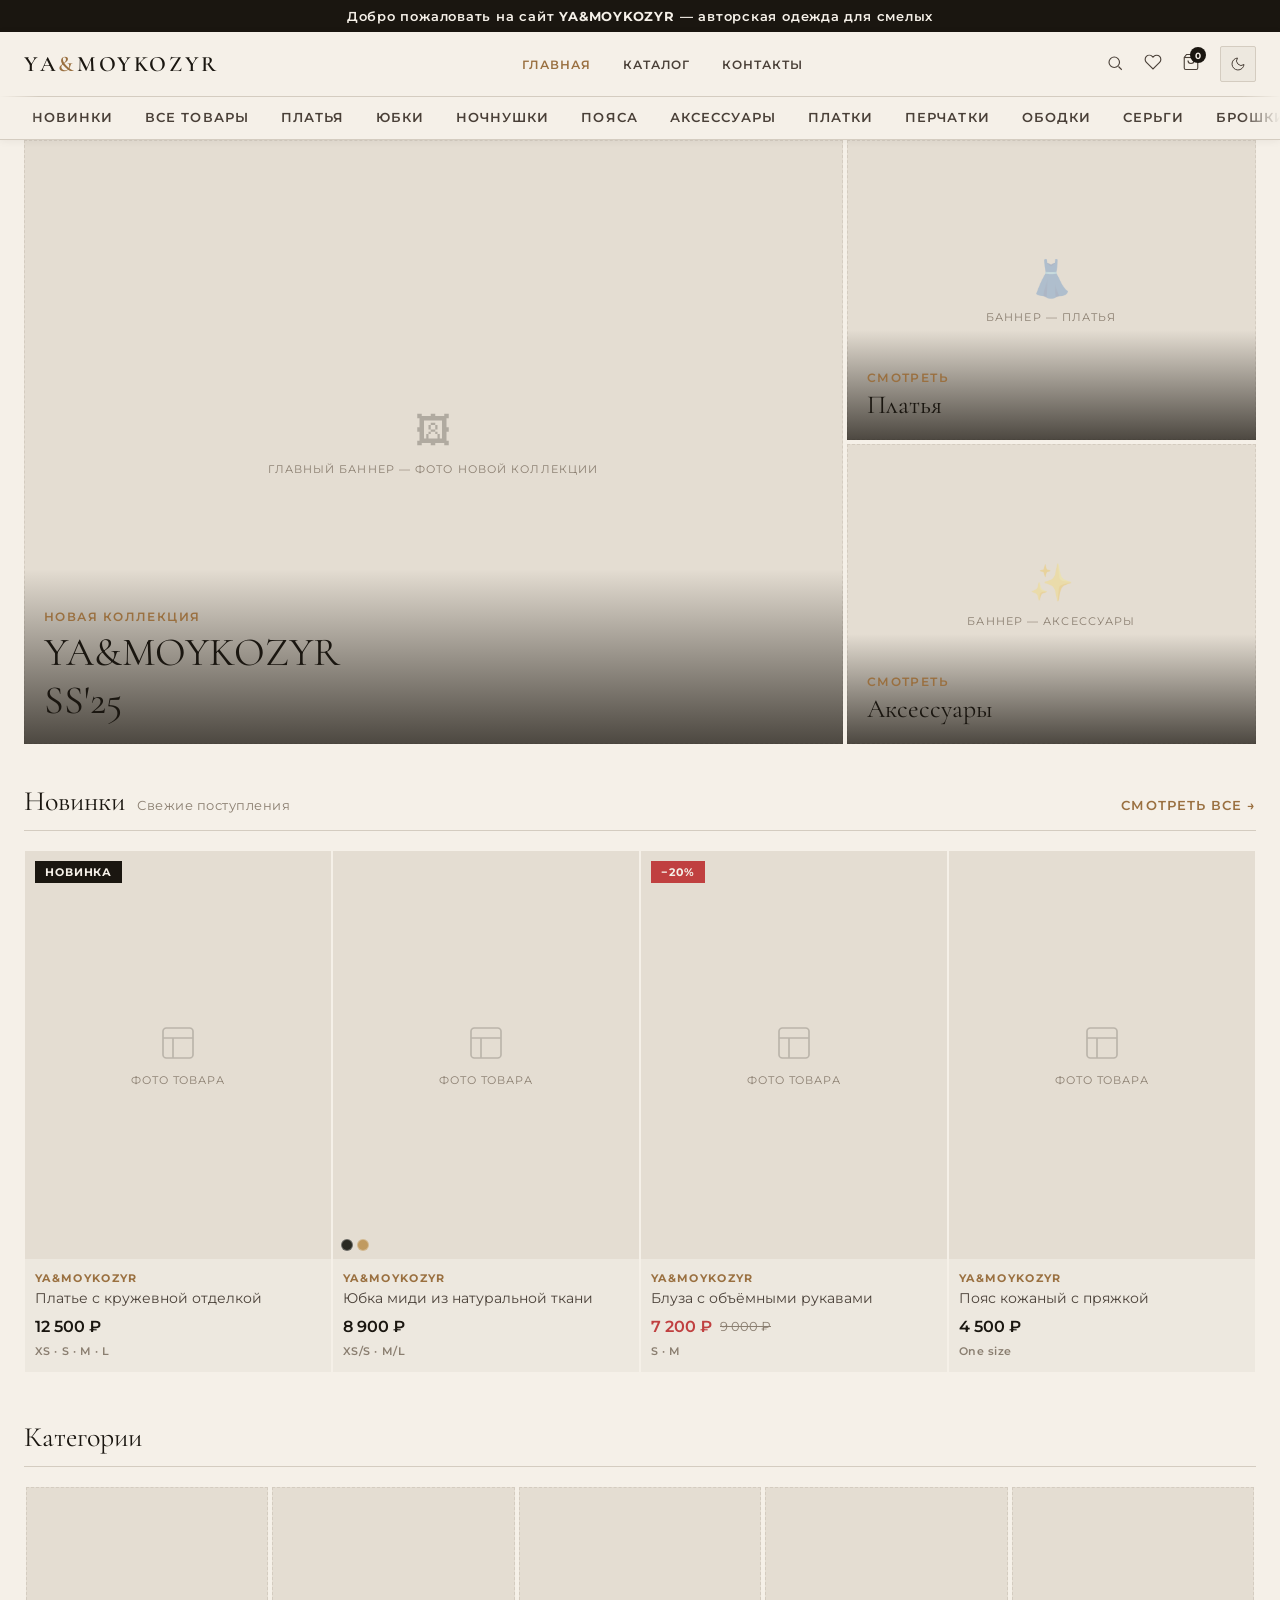
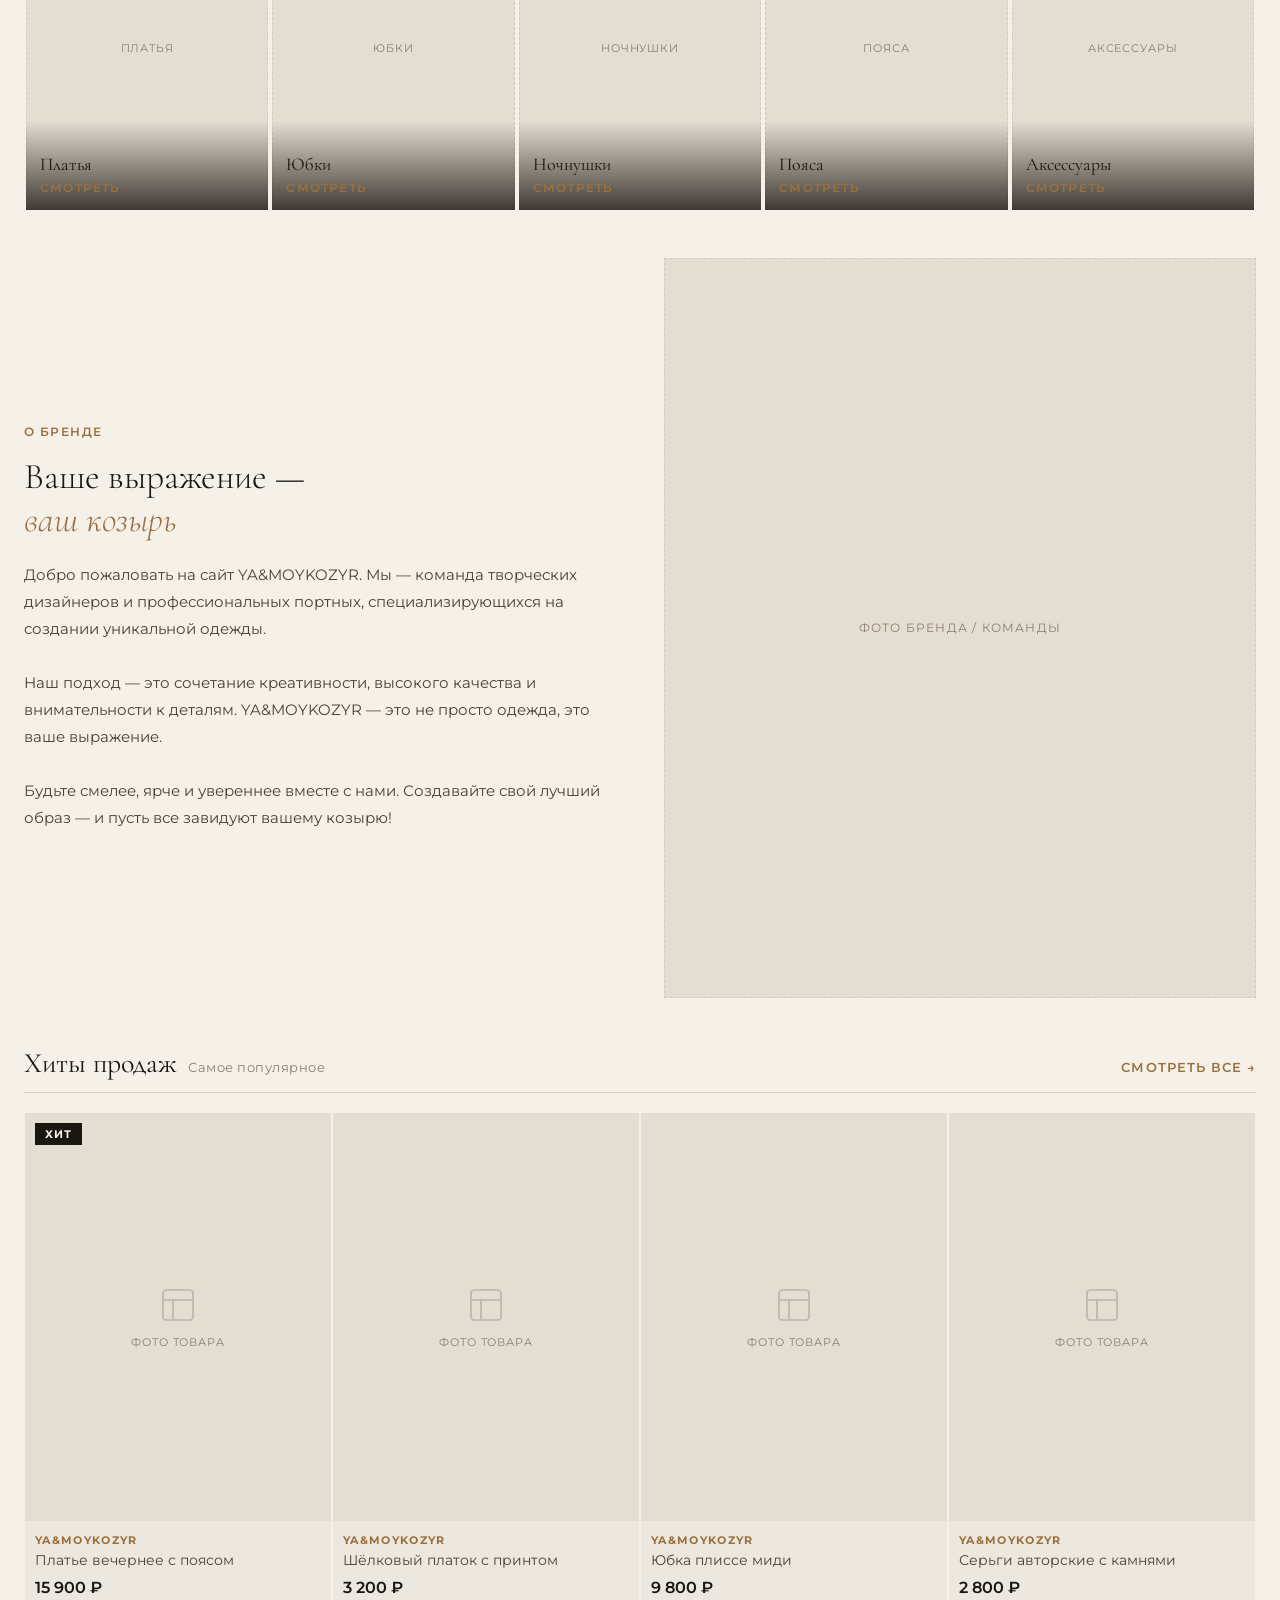
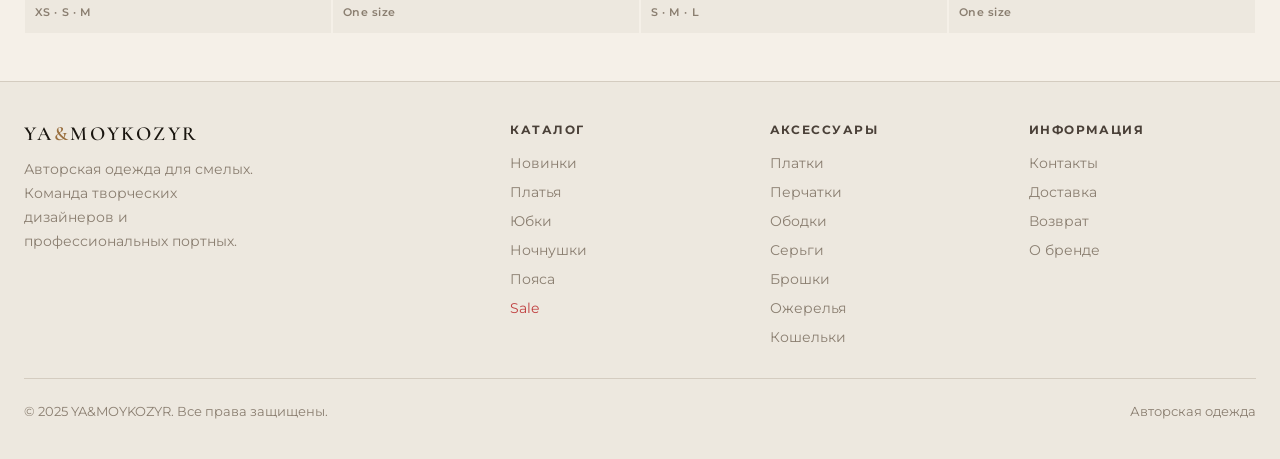
<file: index.html>
<!DOCTYPE html>
<html lang="ru">
<head>
  <meta charset="UTF-8" />
  <meta name="viewport" content="width=device-width, initial-scale=1.0" />
  <title>YA&MOYKOZYR — Авторская одежда</title>
  <link rel="preconnect" href="https://fonts.googleapis.com" />
  <link rel="preconnect" href="https://fonts.gstatic.com" crossorigin />
  <link href="https://fonts.googleapis.com/css2?family=Cormorant+Garamond:ital,wght@0,300;0,400;0,500;0,600;1,300;1,400&family=Montserrat:wght@300;400;500;600&display=swap" rel="stylesheet" />
  <link rel="stylesheet" href="style.css" />
  <style>
    /* ── Hero ──────────────────────────────── */
    .hero {
      max-width: 1440px;
      margin: 0 auto;
      padding: 0 24px 40px;
      display: grid;
      grid-template-columns: 2fr 1fr;
      grid-template-rows: 300px 300px;
      gap: 4px;
    }
    .hero-item {
      position: relative;
      overflow: hidden;
      background: var(--bg3);
      cursor: pointer;
    }
    .hero-item img { width: 100%; height: 100%; object-fit: cover; transition: transform 0.6s ease; }
    .hero-item:hover img { transform: scale(1.04); }
    .hero-item.main { grid-row: 1 / 3; }
    .hero-placeholder {
      width: 100%; height: 100%;
      display: flex; flex-direction: column;
      align-items: center; justify-content: center;
      gap: 10px;
      border: 1px dashed var(--border);
    }
    .hero-placeholder-icon { font-size: 36px; opacity: 0.25; }
    .hero-placeholder-text { font-size: 11px; color: var(--text-dim); letter-spacing: 0.1em; text-transform: uppercase; text-align: center; padding: 0 16px; }
    .hero-label {
      position: absolute;
      bottom: 0; left: 0; right: 0;
      padding: 40px 20px 20px;
      background: linear-gradient(to top, rgba(26,22,16,0.75) 0%, transparent 100%);
    }
    .hero-label-tag {
      font-size: 12px;
      font-weight: 600;
      letter-spacing: 0.12em;
      text-transform: uppercase;
      color: var(--gold);
      margin-bottom: 4px;
    }
    .hero-label-title {
      font-family: 'Cormorant Garamond', serif;
      font-size: 26px;
      font-weight: 400;
      color: var(--text);
      line-height: 1.2;
    }
    .hero-item.main .hero-label-title { font-size: 40px; }

    /* ── О бренде ───────────────────────────── */
    .about-section {
      max-width: 1440px;
      margin: 0 auto;
      padding: 0 24px 48px;
      display: grid;
      grid-template-columns: 1fr 1fr;
      gap: 48px;
      align-items: center;
    }
    .about-tag {
      font-size: 12px; font-weight: 600;
      letter-spacing: 0.12em; text-transform: uppercase;
      color: var(--gold); margin-bottom: 16px;
    }
    .about-title {
      font-family: 'Cormorant Garamond', serif;
      font-size: 36px; font-weight: 300;
      line-height: 1.2; color: var(--text); margin-bottom: 20px;
    }
    .about-title em { font-style: italic; color: var(--gold); }
    .about-desc { font-size: 15px; color: var(--text-muted); line-height: 1.8; }
    .about-img {
      aspect-ratio: 4/5;
      background: var(--bg3);
      overflow: hidden;
      display: flex; align-items: center; justify-content: center;
      border: 1px dashed var(--border);
      font-size: 12px; color: var(--text-dim);
      letter-spacing: 0.1em; text-transform: uppercase;
    }
    .about-img img { width: 100%; height: 100%; object-fit: cover; }

    /* ── Адаптив hero ───────────────────────── */
    @media (max-width: 1024px) {
      .hero { grid-template-columns: 3fr 2fr; grid-template-rows: 260px 260px; }
    }
    @media (max-width: 768px) {
      .hero {
        padding: 0 0 20px;
        grid-template-columns: 1fr 1fr;
        grid-template-rows: 220px 160px;
        gap: 2px;
      }
      .hero-item.main { grid-row: 1/2; grid-column: 1/3; }
      .hero-item.main .hero-label-title { font-size: 24px; }
      .hero-label { padding: 20px 14px 12px; }
      .hero-label-tag { font-size: 10px; }
      .about-section { grid-template-columns: 1fr; gap: 20px; padding: 0 16px 28px; }
      .about-img { order: -1; aspect-ratio: 16/9; }
      .about-title { font-size: 26px; }
    }
    @media (max-width: 480px) {
      .hero { grid-template-columns: 1fr; grid-template-rows: 200px 140px 140px; padding: 0 0 16px; }
      .hero-item.main { grid-column: 1/2; }
      .hero-item.main .hero-label-title { font-size: 20px; }
      .about-title { font-size: 22px; }
      .about-desc { font-size: 13px; }
    }
  </style>
</head>
<body>

  <!-- Промо -->
  <div class="promo-bar">Добро пожаловать на сайт <span>YA&MOYKOZYR</span> — авторская одежда для смелых</div>

  <!-- Шапка -->
  <header class="header">
    <div class="header-top">
      <button class="burger" id="burger-btn" aria-label="Меню">
        <span></span><span></span><span></span>
      </button>
      <a href="index.html" class="logo">YA<span>&</span>MOYKOZYR</a>
      <nav class="header-main-nav">
        <a href="index.html" class="active">Главная</a>
        <a href="catalog.html">Каталог</a>
        <a href="contacts.html">Контакты</a>
      </nav>
      <div class="header-icons">
        <button id="search-btn" aria-label="Поиск">
          <svg width="18" height="18" fill="none" stroke="currentColor" stroke-width="1.5" viewBox="0 0 24 24"><circle cx="11" cy="11" r="7"/><path d="M21 21l-4.35-4.35"/></svg>
        </button>
        <a href="#" aria-label="Избранное">
          <svg width="18" height="18" fill="none" stroke="currentColor" stroke-width="1.5" viewBox="0 0 24 24"><path d="M20.84 4.61a5.5 5.5 0 0 0-7.78 0L12 5.67l-1.06-1.06a5.5 5.5 0 0 0-7.78 7.78l1.06 1.06L12 21.23l7.78-7.78 1.06-1.06a5.5 5.5 0 0 0 0-7.78z"/></svg>
        </a>
        <a href="#" aria-label="Корзина" style="position:relative">
          <svg width="18" height="18" fill="none" stroke="currentColor" stroke-width="1.5" viewBox="0 0 24 24"><path d="M6 2 3 6v14a2 2 0 0 0 2 2h14a2 2 0 0 0 2-2V6l-3-4z"/><line x1="3" y1="6" x2="21" y2="6"/><path d="M16 10a4 4 0 0 1-8 0"/></svg>
          <span class="cart-badge">0</span>
        </a>
        <button class="theme-toggle" id="theme-toggle" aria-label="Переключить тему">
          <svg class="icon-moon" width="16" height="16" fill="none" stroke="currentColor" stroke-width="1.5" viewBox="0 0 24 24">
            <path d="M21 12.79A9 9 0 1 1 11.21 3 7 7 0 0 0 21 12.79z"/>
          </svg>
          <svg class="icon-sun" width="16" height="16" fill="none" stroke="currentColor" stroke-width="1.5" viewBox="0 0 24 24">
            <circle cx="12" cy="12" r="5"/>
            <line x1="12" y1="1" x2="12" y2="3"/><line x1="12" y1="21" x2="12" y2="23"/>
            <line x1="4.22" y1="4.22" x2="5.64" y2="5.64"/><line x1="18.36" y1="18.36" x2="19.78" y2="19.78"/>
            <line x1="1" y1="12" x2="3" y2="12"/><line x1="21" y1="12" x2="23" y2="12"/>
            <line x1="4.22" y1="19.78" x2="5.64" y2="18.36"/><line x1="18.36" y1="5.64" x2="19.78" y2="4.22"/>
          </svg>
        </button>
      </div>
    </div>
    <nav class="header-nav">
      <ul class="nav-list">
        <li><a href="catalog.html?cat=new">Новинки</a></li>
        <li><a href="catalog.html">Все товары</a></li>
        <li><a href="catalog.html?cat=dresses">Платья</a></li>
        <li><a href="catalog.html?cat=skirts">Юбки</a></li>
        <li><a href="catalog.html?cat=nightgowns">Ночнушки</a></li>
        <li><a href="catalog.html?cat=belts">Пояса</a></li>
        <li><a href="catalog.html?cat=accessories">Аксессуары</a></li>
        <li><a href="catalog.html?cat=scarves">Платки</a></li>
        <li><a href="catalog.html?cat=gloves">Перчатки</a></li>
        <li><a href="catalog.html?cat=headbands">Ободки</a></li>
        <li><a href="catalog.html?cat=earrings">Серьги</a></li>
        <li><a href="catalog.html?cat=brooches">Брошки</a></li>
        <li><a href="catalog.html?cat=necklaces">Ожерелья</a></li>
        <li><a href="catalog.html?cat=wallets">Кошельки</a></li>
        <li><a href="catalog.html?cat=sale" class="sale">Sale</a></li>
      </ul>
    </nav>
  </header>

  <!-- Мобильное меню -->
  <div class="mobile-nav" id="mobile-nav">
    <button class="mobile-nav-close" id="mobile-nav-close">
      <svg width="14" height="14" fill="none" stroke="currentColor" stroke-width="2" viewBox="0 0 24 24"><line x1="18" y1="6" x2="6" y2="18"/><line x1="6" y1="6" x2="18" y2="18"/></svg>
      Закрыть
    </button>
    <a href="catalog.html?cat=new" class="mobile-nav-item"><div class="mobile-nav-item-left"><div class="mobile-nav-avatar"></div><span class="mobile-nav-name">Новинки</span></div><span class="mobile-nav-arrow">›</span></a>
    <a href="catalog.html" class="mobile-nav-item"><div class="mobile-nav-item-left"><div class="mobile-nav-avatar"></div><span class="mobile-nav-name">Все товары</span></div><span class="mobile-nav-arrow">›</span></a>
    <a href="catalog.html?cat=dresses" class="mobile-nav-item"><div class="mobile-nav-item-left"><div class="mobile-nav-avatar"></div><span class="mobile-nav-name">Платья</span></div><span class="mobile-nav-arrow">›</span></a>
    <a href="catalog.html?cat=skirts" class="mobile-nav-item"><div class="mobile-nav-item-left"><div class="mobile-nav-avatar"></div><span class="mobile-nav-name">Юбки</span></div><span class="mobile-nav-arrow">›</span></a>
    <a href="catalog.html?cat=nightgowns" class="mobile-nav-item"><div class="mobile-nav-item-left"><div class="mobile-nav-avatar"></div><span class="mobile-nav-name">Ночнушки</span></div><span class="mobile-nav-arrow">›</span></a>
    <a href="catalog.html?cat=belts" class="mobile-nav-item"><div class="mobile-nav-item-left"><div class="mobile-nav-avatar"></div><span class="mobile-nav-name">Пояса</span></div><span class="mobile-nav-arrow">›</span></a>
    <a href="catalog.html?cat=accessories" class="mobile-nav-item"><div class="mobile-nav-item-left"><div class="mobile-nav-avatar"></div><span class="mobile-nav-name">Аксессуары</span></div><span class="mobile-nav-arrow">›</span></a>
    <a href="catalog.html?cat=sale" class="mobile-nav-item"><div class="mobile-nav-item-left"><div class="mobile-nav-avatar"></div><span class="mobile-nav-name" style="color:var(--red)">Sale</span></div><span class="mobile-nav-arrow">›</span></a>
    <a href="contacts.html" class="mobile-nav-item"><div class="mobile-nav-item-left"><div class="mobile-nav-avatar"></div><span class="mobile-nav-name">Контакты</span></div><span class="mobile-nav-arrow">›</span></a>
  </div>

  <!-- Поиск -->
  <div class="search-overlay" id="search-overlay">
    <button class="search-close" id="search-close">Закрыть ✕</button>
    <div class="search-box">
      <input type="text" class="search-input" placeholder="Поиск по сайту..." />
    </div>
  </div>

  <!-- Hero -->
  <div class="hero">
    <div class="hero-item main">
      <div class="hero-placeholder">
        <div class="hero-placeholder-icon">🖼</div>
        <div class="hero-placeholder-text">Главный баннер — фото новой коллекции</div>
      </div>
      <div class="hero-label">
        <div class="hero-label-tag">Новая коллекция</div>
        <div class="hero-label-title">YA&MOYKOZYR<br/>SS'25</div>
      </div>
    </div>
    <div class="hero-item">
      <div class="hero-placeholder">
        <div class="hero-placeholder-icon">👗</div>
        <div class="hero-placeholder-text">Баннер — платья</div>
      </div>
      <div class="hero-label">
        <div class="hero-label-tag">Смотреть</div>
        <div class="hero-label-title">Платья</div>
      </div>
    </div>
    <div class="hero-item">
      <div class="hero-placeholder">
        <div class="hero-placeholder-icon">✨</div>
        <div class="hero-placeholder-text">Баннер — аксессуары</div>
      </div>
      <div class="hero-label">
        <div class="hero-label-tag">Смотреть</div>
        <div class="hero-label-title">Аксессуары</div>
      </div>
    </div>
  </div>

  <!-- Новинки -->
  <section class="section">
    <div class="section-head">
      <div><span class="section-title">Новинки</span><span class="section-subtitle">Свежие поступления</span></div>
      <a href="catalog.html?cat=new" class="section-link">Смотреть все →</a>
    </div>
    <div class="products-grid">
      <div class="product-card"><div class="product-img"><div class="product-img-placeholder"><svg width="40" height="40" fill="none" stroke="currentColor" stroke-width="1" viewBox="0 0 24 24"><rect x="3" y="3" width="18" height="18" rx="2"/><path d="M3 9h18M9 21V9"/></svg><span>Фото товара</span></div><div class="product-badge">Новинка</div><div class="product-actions"><button class="btn-quickview">Быстрый просмотр</button><div class="product-sizes-hover"><span class="size-tag">XS</span><span class="size-tag">S</span><span class="size-tag">M</span><span class="size-tag last">L · Последний</span></div></div></div><div class="product-info"><div class="product-brand">YA&MOYKOZYR</div><div class="product-name">Платье с кружевной отделкой</div><div class="product-price-row"><span class="product-price">12 500 ₽</span></div><div class="product-sizes"><span class="product-size">XS</span><span class="product-size">S</span><span class="product-size">M</span><span class="product-size">L</span></div></div></div>
      <div class="product-card"><div class="product-img"><div class="product-img-placeholder"><svg width="40" height="40" fill="none" stroke="currentColor" stroke-width="1" viewBox="0 0 24 24"><rect x="3" y="3" width="18" height="18" rx="2"/><path d="M3 9h18M9 21V9"/></svg><span>Фото товара</span></div><div class="product-colors"><div class="color-dot" style="background:#2a2a22"></div><div class="color-dot" style="background:#c09a60"></div></div><div class="product-actions"><button class="btn-quickview">Быстрый просмотр</button><div class="product-sizes-hover"><span class="size-tag">XS/S</span><span class="size-tag">M/L</span></div></div></div><div class="product-info"><div class="product-brand">YA&MOYKOZYR</div><div class="product-name">Юбка миди из натуральной ткани</div><div class="product-price-row"><span class="product-price">8 900 ₽</span></div><div class="product-sizes"><span class="product-size">XS/S</span><span class="product-size">M/L</span></div></div></div>
      <div class="product-card"><div class="product-img"><div class="product-img-placeholder"><svg width="40" height="40" fill="none" stroke="currentColor" stroke-width="1" viewBox="0 0 24 24"><rect x="3" y="3" width="18" height="18" rx="2"/><path d="M3 9h18M9 21V9"/></svg><span>Фото товара</span></div><div class="product-badge sale">−20%</div><div class="product-actions"><button class="btn-quickview">Быстрый просмотр</button><div class="product-sizes-hover"><span class="size-tag">S</span><span class="size-tag">M</span></div></div></div><div class="product-info"><div class="product-brand">YA&MOYKOZYR</div><div class="product-name">Блуза с объёмными рукавами</div><div class="product-price-row"><span class="product-price product-price-sale">7 200 ₽</span><span class="product-price-old">9 000 ₽</span></div><div class="product-sizes"><span class="product-size">S</span><span class="product-size">M</span></div></div></div>
      <div class="product-card"><div class="product-img"><div class="product-img-placeholder"><svg width="40" height="40" fill="none" stroke="currentColor" stroke-width="1" viewBox="0 0 24 24"><rect x="3" y="3" width="18" height="18" rx="2"/><path d="M3 9h18M9 21V9"/></svg><span>Фото товара</span></div><div class="product-actions"><button class="btn-quickview">Быстрый просмотр</button><div class="product-sizes-hover"><span class="size-tag">One size</span></div></div></div><div class="product-info"><div class="product-brand">YA&MOYKOZYR</div><div class="product-name">Пояс кожаный с пряжкой</div><div class="product-price-row"><span class="product-price">4 500 ₽</span></div><div class="product-sizes"><span class="product-size">One size</span></div></div></div>
    </div>
  </section>

  <!-- Категории -->
  <section class="section">
    <div class="section-head"><span class="section-title">Категории</span></div>
    <div class="categories-grid">
      <a href="catalog.html?cat=dresses" class="category-card"><div class="category-placeholder"><span>Платья</span></div><div class="category-label"><span class="category-name">Платья</span><span class="category-cta">Смотреть</span></div></a>
      <a href="catalog.html?cat=skirts" class="category-card"><div class="category-placeholder"><span>Юбки</span></div><div class="category-label"><span class="category-name">Юбки</span><span class="category-cta">Смотреть</span></div></a>
      <a href="catalog.html?cat=nightgowns" class="category-card"><div class="category-placeholder"><span>Ночнушки</span></div><div class="category-label"><span class="category-name">Ночнушки</span><span class="category-cta">Смотреть</span></div></a>
      <a href="catalog.html?cat=belts" class="category-card"><div class="category-placeholder"><span>Пояса</span></div><div class="category-label"><span class="category-name">Пояса</span><span class="category-cta">Смотреть</span></div></a>
      <a href="catalog.html?cat=accessories" class="category-card"><div class="category-placeholder"><span>Аксессуары</span></div><div class="category-label"><span class="category-name">Аксессуары</span><span class="category-cta">Смотреть</span></div></a>
    </div>
  </section>

  <!-- О бренде -->
  <section class="about-section">
    <div>
      <div class="about-tag">О бренде</div>
      <h2 class="about-title">Ваше выражение —<br/><em>ваш козырь</em></h2>
      <p class="about-desc">Добро пожаловать на сайт YA&MOYKOZYR. Мы — команда творческих дизайнеров и профессиональных портных, специализирующихся на создании уникальной одежды.<br/><br/>Наш подход — это сочетание креативности, высокого качества и внимательности к деталям. YA&MOYKOZYR — это не просто одежда, это ваше выражение.<br/><br/>Будьте смелее, ярче и увереннее вместе с нами. Создавайте свой лучший образ — и пусть все завидуют вашему козырю!</p>
    </div>
    <div class="about-img" style="color:var(--text-dim)">Фото бренда / команды</div>
  </section>

  <!-- Хиты продаж -->
  <section class="section">
    <div class="section-head">
      <div><span class="section-title">Хиты продаж</span><span class="section-subtitle">Самое популярное</span></div>
      <a href="catalog.html?cat=hits" class="section-link">Смотреть все →</a>
    </div>
    <div class="products-grid">
      <div class="product-card"><div class="product-img"><div class="product-img-placeholder"><svg width="40" height="40" fill="none" stroke="currentColor" stroke-width="1" viewBox="0 0 24 24"><rect x="3" y="3" width="18" height="18" rx="2"/><path d="M3 9h18M9 21V9"/></svg><span>Фото товара</span></div><div class="product-badge">Хит</div><div class="product-actions"><button class="btn-quickview">Быстрый просмотр</button><div class="product-sizes-hover"><span class="size-tag">XS</span><span class="size-tag">S</span><span class="size-tag last">M · Осталось 2</span></div></div></div><div class="product-info"><div class="product-brand">YA&MOYKOZYR</div><div class="product-name">Платье вечернее с поясом</div><div class="product-price-row"><span class="product-price">15 900 ₽</span></div><div class="product-sizes"><span class="product-size">XS</span><span class="product-size">S</span><span class="product-size">M</span></div></div></div>
      <div class="product-card"><div class="product-img"><div class="product-img-placeholder"><svg width="40" height="40" fill="none" stroke="currentColor" stroke-width="1" viewBox="0 0 24 24"><rect x="3" y="3" width="18" height="18" rx="2"/><path d="M3 9h18M9 21V9"/></svg><span>Фото товара</span></div><div class="product-actions"><button class="btn-quickview">Быстрый просмотр</button><div class="product-sizes-hover"><span class="size-tag">One size</span></div></div></div><div class="product-info"><div class="product-brand">YA&MOYKOZYR</div><div class="product-name">Шёлковый платок с принтом</div><div class="product-price-row"><span class="product-price">3 200 ₽</span></div><div class="product-sizes"><span class="product-size">One size</span></div></div></div>
      <div class="product-card"><div class="product-img"><div class="product-img-placeholder"><svg width="40" height="40" fill="none" stroke="currentColor" stroke-width="1" viewBox="0 0 24 24"><rect x="3" y="3" width="18" height="18" rx="2"/><path d="M3 9h18M9 21V9"/></svg><span>Фото товара</span></div><div class="product-actions"><button class="btn-quickview">Быстрый просмотр</button><div class="product-sizes-hover"><span class="size-tag">S</span><span class="size-tag">M</span><span class="size-tag">L</span></div></div></div><div class="product-info"><div class="product-brand">YA&MOYKOZYR</div><div class="product-name">Юбка плиссе миди</div><div class="product-price-row"><span class="product-price">9 800 ₽</span></div><div class="product-sizes"><span class="product-size">S</span><span class="product-size">M</span><span class="product-size">L</span></div></div></div>
      <div class="product-card"><div class="product-img"><div class="product-img-placeholder"><svg width="40" height="40" fill="none" stroke="currentColor" stroke-width="1" viewBox="0 0 24 24"><rect x="3" y="3" width="18" height="18" rx="2"/><path d="M3 9h18M9 21V9"/></svg><span>Фото товара</span></div><div class="product-actions"><button class="btn-quickview">Быстрый просмотр</button><div class="product-sizes-hover"><span class="size-tag">One size</span></div></div></div><div class="product-info"><div class="product-brand">YA&MOYKOZYR</div><div class="product-name">Серьги авторские с камнями</div><div class="product-price-row"><span class="product-price">2 800 ₽</span></div><div class="product-sizes"><span class="product-size">One size</span></div></div></div>
    </div>
  </section>

  <!-- Футер -->
  <footer class="footer">
    <div class="footer-grid">
      <div><div class="footer-logo">YA<span>&</span>MOYKOZYR</div><p class="footer-desc">Авторская одежда для смелых. Команда творческих дизайнеров и профессиональных портных.</p></div>
      <div class="footer-col"><div class="footer-col-title">Каталог</div><ul><li><a href="catalog.html?cat=new">Новинки</a></li><li><a href="catalog.html?cat=dresses">Платья</a></li><li><a href="catalog.html?cat=skirts">Юбки</a></li><li><a href="catalog.html?cat=nightgowns">Ночнушки</a></li><li><a href="catalog.html?cat=belts">Пояса</a></li><li><a href="catalog.html?cat=sale" style="color:var(--red)">Sale</a></li></ul></div>
      <div class="footer-col"><div class="footer-col-title">Аксессуары</div><ul><li><a href="catalog.html?cat=scarves">Платки</a></li><li><a href="catalog.html?cat=gloves">Перчатки</a></li><li><a href="catalog.html?cat=headbands">Ободки</a></li><li><a href="catalog.html?cat=earrings">Серьги</a></li><li><a href="catalog.html?cat=brooches">Брошки</a></li><li><a href="catalog.html?cat=necklaces">Ожерелья</a></li><li><a href="catalog.html?cat=wallets">Кошельки</a></li></ul></div>
      <div class="footer-col"><div class="footer-col-title">Информация</div><ul><li><a href="contacts.html">Контакты</a></li><li><a href="contacts.html#delivery">Доставка</a></li><li><a href="contacts.html#return">Возврат</a></li><li><a href="contacts.html#about">О бренде</a></li></ul></div>
    </div>
    <div class="footer-bottom">
      <span class="footer-copy">© 2025 YA&MOYKOZYR. Все права защищены.</span>
      <span class="footer-copy">Авторская одежда</span>
    </div>
  </footer>

  <script src="main.js"></script>
</body>
</html>
</file>
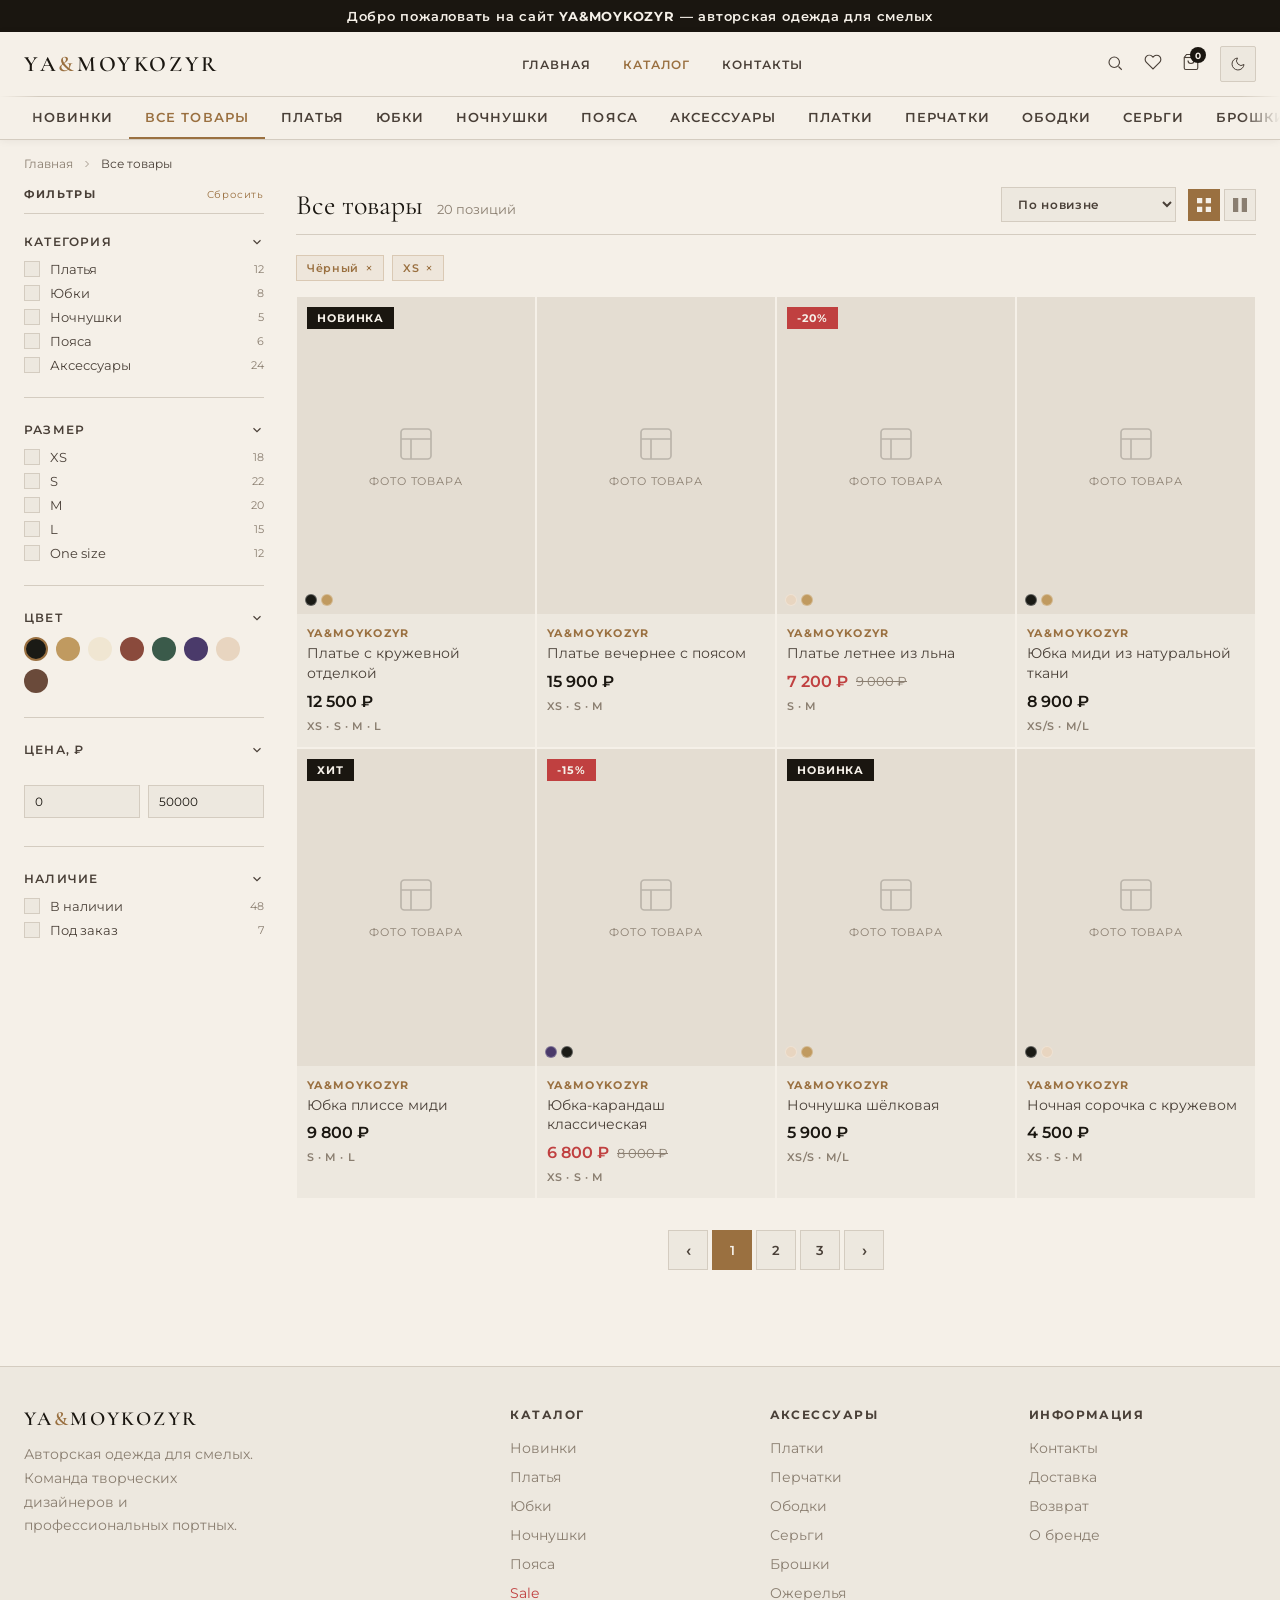
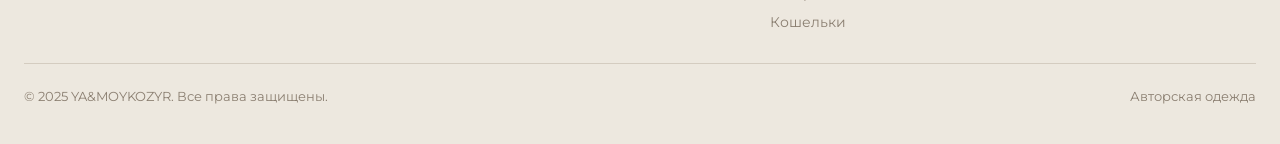
<file: catalog.html>
<!DOCTYPE html>
<html lang="ru">
<head>
  <meta charset="UTF-8" />
  <meta name="viewport" content="width=device-width, initial-scale=1.0" />
  <title>Каталог — YA&MOYKOZYR</title>
  <link rel="preconnect" href="https://fonts.googleapis.com" />
  <link rel="preconnect" href="https://fonts.gstatic.com" crossorigin />
  <link href="https://fonts.googleapis.com/css2?family=Cormorant+Garamond:ital,wght@0,300;0,400;0,500;0,600;1,300;1,400&family=Montserrat:wght@300;400;500;600&display=swap" rel="stylesheet" />
  <link rel="stylesheet" href="style.css" />
  <style>
    /* ── Лейаут каталога ───────────────────── */
    .catalog-layout {
      max-width: 1440px;
      margin: 0 auto;
      padding: 0 24px 48px;
      display: grid;
      grid-template-columns: 240px 1fr;
      gap: 32px;
      align-items: start;
    }

    /* ── Боковые фильтры ────────────────────── */
    .filters {
      position: sticky;
      top: 120px;
    }

    .filters-title {
      font-size: 11px;
      font-weight: 700;
      letter-spacing: 0.15em;
      text-transform: uppercase;
      color: var(--text-muted);
      margin-bottom: 20px;
      padding-bottom: 12px;
      border-bottom: 1px solid var(--border);
      display: flex;
      justify-content: space-between;
      align-items: center;
    }
    .filters-reset {
      font-size: 10px;
      color: var(--gold);
      letter-spacing: 0.08em;
      cursor: pointer;
      background: none;
      border: none;
    }

    .filter-group { margin-bottom: 24px; }
    .filter-group-title {
      font-size: 12px;
      font-weight: 600;
      letter-spacing: 0.1em;
      text-transform: uppercase;
      color: var(--text-muted);
      margin-bottom: 12px;
      display: flex;
      justify-content: space-between;
      align-items: center;
      cursor: pointer;
    }
    .filter-group-title svg { transition: transform 0.2s; }
    .filter-group-title.collapsed svg { transform: rotate(-90deg); }

    .filter-options { display: flex; flex-direction: column; gap: 8px; }
    .filter-option {
      display: flex;
      align-items: center;
      gap: 10px;
      cursor: pointer;
      font-size: 13px;
      color: var(--text-muted);
      transition: color 0.2s;
    }
    .filter-option:hover { color: var(--text); }
    .filter-option input[type="checkbox"] { display: none; }
    .filter-checkbox {
      width: 16px; height: 16px;
      border: 1px solid var(--border);
      background: var(--bg2);
      flex-shrink: 0;
      display: flex; align-items: center; justify-content: center;
      transition: border-color 0.2s, background 0.2s;
    }
    .filter-option input:checked + .filter-checkbox {
      background: var(--gold);
      border-color: var(--gold);
    }
    .filter-option input:checked + .filter-checkbox::after {
      content: '✓';
      font-size: 10px;
      color: var(--bg);
      font-weight: 700;
    }
    .filter-count { margin-left: auto; font-size: 11px; color: var(--text-dim); }

    /* Фильтр цвета */
    .filter-colors { display: flex; flex-wrap: wrap; gap: 8px; }
    .filter-color-dot {
      width: 24px; height: 24px;
      border-radius: 50%;
      border: 2px solid transparent;
      cursor: pointer;
      transition: border-color 0.2s;
    }
    .filter-color-dot:hover,
    .filter-color-dot.active { border-color: var(--gold); }

    /* Фильтр цены — range */
    .price-range { padding: 4px 0; }
    .price-inputs { display: flex; gap: 8px; margin-top: 12px; overflow: hidden; }
    .price-input {
      flex: 1;
      min-width: 0;
      background: var(--bg2);
      border: 1px solid var(--border);
      color: var(--text);
      font-size: 12px;
      font-family: 'Montserrat', sans-serif;
      padding: 8px 10px;
      outline: none;
      transition: border-color 0.2s;
      /* убираем стрелки */
      -moz-appearance: textfield;
      appearance: textfield;
    }
    .price-input::-webkit-outer-spin-button,
    .price-input::-webkit-inner-spin-button {
      -webkit-appearance: none;
      margin: 0;
    }
    .price-input:focus { border-color: var(--gold); }

    /* Разделитель фильтров */
    .filter-divider { height: 1px; background: var(--border); margin: 4px 0 24px; }

    /* ── Правая часть: тулбар + товары ─────── */
    .catalog-main {}

    .catalog-toolbar {
      display: flex;
      align-items: center;
      justify-content: space-between;
      margin-bottom: 20px;
      padding-bottom: 12px;
      border-bottom: 1px solid var(--border);
      gap: 16px;
      flex-wrap: wrap;
    }

    .catalog-title {
      font-family: 'Cormorant Garamond', serif;
      font-size: 28px;
      font-weight: 400;
      color: var(--text);
    }
    .catalog-count {
      font-size: 13px;
      color: var(--text-dim);
      margin-left: 10px;
    }

    .toolbar-right { display: flex; align-items: center; gap: 12px; }

    /* Сортировка */
    .sort-select {
      background: var(--bg2);
      border: 1px solid var(--border);
      color: var(--text-muted);
      font-family: 'Montserrat', sans-serif;
      font-size: 12px;
      font-weight: 600;
      letter-spacing: 0.06em;
      padding: 8px 12px;
      outline: none;
      cursor: pointer;
      transition: border-color 0.2s;
    }
    .sort-select:focus { border-color: var(--gold); }
    .sort-select option { background: var(--bg2); }

    /* Переключатель вида сетки */
    .grid-toggle { display: flex; gap: 4px; }
    .grid-btn {
      width: 32px; height: 32px;
      display: flex; align-items: center; justify-content: center;
      border: 1px solid var(--border);
      background: var(--bg2);
      color: var(--text-dim);
      transition: all 0.2s;
      cursor: pointer;
    }
    .grid-btn:hover { border-color: var(--gold); color: var(--gold); }
    .grid-btn.active { background: var(--gold); border-color: var(--gold); color: var(--bg); }

    /* Кнопка фильтров на мобиле */
    .mobile-filter-btn {
      display: none;
      align-items: center;
      gap: 6px;
      padding: 8px 16px;
      border: 1px solid var(--border);
      background: var(--bg2);
      color: var(--text-muted);
      font-size: 12px;
      font-weight: 600;
      letter-spacing: 0.08em;
      text-transform: uppercase;
    }

    /* Активные фильтры */
    .active-filters {
      display: flex;
      flex-wrap: wrap;
      gap: 8px;
      margin-bottom: 16px;
    }
    .active-filter-tag {
      display: flex;
      align-items: center;
      gap: 6px;
      padding: 5px 10px;
      background: rgba(154,112,64,0.08);
      border: 1px solid rgba(154,112,64,0.25);
      font-size: 11px;
      font-weight: 600;
      color: var(--gold);
      letter-spacing: 0.06em;
    }
    .active-filter-tag button {
      color: var(--gold);
      font-size: 14px;
      line-height: 1;
    }

    /* ── Мобильный drawer фильтров ──────────── */
    .filters-drawer {
      display: none;
      position: fixed;
      inset: 0;
      z-index: 150;
    }
    .filters-drawer.open { display: block; }
    .filters-drawer-overlay {
      position: absolute;
      inset: 0;
      background: rgba(0,0,0,0.6);
    }
    .filters-drawer-panel {
      position: absolute;
      left: 0; top: 0; bottom: 0;
      width: 300px;
      background: var(--bg);
      border-right: 1px solid var(--border);
      padding: 24px;
      overflow-y: auto;
    }
    .filters-drawer-close {
      display: flex;
      align-items: center;
      gap: 8px;
      font-size: 12px;
      font-weight: 600;
      letter-spacing: 0.1em;
      text-transform: uppercase;
      color: var(--text-muted);
      margin-bottom: 24px;
      background: none;
      border: none;
    }

    /* ── Адаптив каталога ───────────────────── */
    @media (max-width: 1200px) {
      .catalog-layout { grid-template-columns: 200px 1fr; gap: 20px; }
    }

    @media (max-width: 1024px) {
      .catalog-layout { grid-template-columns: 180px 1fr; gap: 16px; }
      .catalog-title { font-size: 24px; }
    }

    @media (max-width: 768px) {
      .catalog-layout { grid-template-columns: 1fr; padding: 0 16px 32px; gap: 0; }
      .filters { display: none; }
      .mobile-filter-btn { display: flex; }
      .catalog-title { font-size: 20px; }
      .catalog-count { font-size: 12px; }
      .catalog-toolbar { padding-bottom: 10px; margin-bottom: 14px; }
      .sort-select { font-size: 12px; padding: 7px 10px; }
      .active-filters { gap: 6px; }
      .active-filter-tag { font-size: 10px; padding: 4px 8px; }
      /* Цена — фиксим layout на планшете */
      .price-inputs { gap: 6px; }
      .price-range { width: 100%; }
    }

    @media (max-width: 480px) {
      .catalog-layout { padding: 0 12px 24px; }
      .catalog-toolbar { gap: 8px; flex-wrap: wrap; }
      .toolbar-right { gap: 6px; width: 100%; justify-content: flex-end; }
      .sort-select { font-size: 11px; padding: 6px 8px; flex: 1; max-width: 160px; }
      .grid-toggle { gap: 2px; }
      .grid-btn { width: 28px; height: 28px; }
      .filters-drawer-panel { width: 280px; padding: 16px; }
      /* Цена инпуты — на всю ширину */
      .price-inputs { flex-direction: column; gap: 8px; }
      .price-input { width: 100%; }
    }
  </style>
</head>
<body>

  <!-- Промо -->
  <div class="promo-bar">Добро пожаловать на сайт <span>YA&MOYKOZYR</span> — авторская одежда для смелых</div>

  <!-- Шапка -->
  <header class="header">
    <div class="header-top">
      <button class="burger" id="burger-btn" aria-label="Меню">
        <span></span><span></span><span></span>
      </button>
      <a href="index.html" class="logo">YA<span>&</span>MOYKOZYR</a>
      <nav class="header-main-nav">
        <a href="index.html">Главная</a>
        <a href="catalog.html" class="active">Каталог</a>
        <a href="contacts.html">Контакты</a>
      </nav>
      <div class="header-icons">
        <button id="search-btn" aria-label="Поиск">
          <svg width="18" height="18" fill="none" stroke="currentColor" stroke-width="1.5" viewBox="0 0 24 24"><circle cx="11" cy="11" r="7"/><path d="M21 21l-4.35-4.35"/></svg>
        </button>
        <a href="#" aria-label="Избранное">
          <svg width="18" height="18" fill="none" stroke="currentColor" stroke-width="1.5" viewBox="0 0 24 24"><path d="M20.84 4.61a5.5 5.5 0 0 0-7.78 0L12 5.67l-1.06-1.06a5.5 5.5 0 0 0-7.78 7.78l1.06 1.06L12 21.23l7.78-7.78 1.06-1.06a5.5 5.5 0 0 0 0-7.78z"/></svg>
        </a>
        <a href="#" aria-label="Корзина" style="position:relative">
          <svg width="18" height="18" fill="none" stroke="currentColor" stroke-width="1.5" viewBox="0 0 24 24"><path d="M6 2 3 6v14a2 2 0 0 0 2 2h14a2 2 0 0 0 2-2V6l-3-4z"/><line x1="3" y1="6" x2="21" y2="6"/><path d="M16 10a4 4 0 0 1-8 0"/></svg>
          <span class="cart-badge">0</span>
        </a>
        <button class="theme-toggle" id="theme-toggle" aria-label="Переключить тему">
          <svg class="icon-moon" width="16" height="16" fill="none" stroke="currentColor" stroke-width="1.5" viewBox="0 0 24 24">
            <path d="M21 12.79A9 9 0 1 1 11.21 3 7 7 0 0 0 21 12.79z"/>
          </svg>
          <svg class="icon-sun" width="16" height="16" fill="none" stroke="currentColor" stroke-width="1.5" viewBox="0 0 24 24">
            <circle cx="12" cy="12" r="5"/>
            <line x1="12" y1="1" x2="12" y2="3"/><line x1="12" y1="21" x2="12" y2="23"/>
            <line x1="4.22" y1="4.22" x2="5.64" y2="5.64"/><line x1="18.36" y1="18.36" x2="19.78" y2="19.78"/>
            <line x1="1" y1="12" x2="3" y2="12"/><line x1="21" y1="12" x2="23" y2="12"/>
            <line x1="4.22" y1="19.78" x2="5.64" y2="18.36"/><line x1="18.36" y1="5.64" x2="19.78" y2="4.22"/>
          </svg>
        </button>
      </div>
    </div>
    <nav class="header-nav">
      <ul class="nav-list">
        <li><a href="catalog.html?cat=new">Новинки</a></li>
        <li><a href="catalog.html">Все товары</a></li>
        <li><a href="catalog.html?cat=dresses">Платья</a></li>
        <li><a href="catalog.html?cat=skirts">Юбки</a></li>
        <li><a href="catalog.html?cat=nightgowns">Ночнушки</a></li>
        <li><a href="catalog.html?cat=belts">Пояса</a></li>
        <li><a href="catalog.html?cat=accessories">Аксессуары</a></li>
        <li><a href="catalog.html?cat=scarves">Платки</a></li>
        <li><a href="catalog.html?cat=gloves">Перчатки</a></li>
        <li><a href="catalog.html?cat=headbands">Ободки</a></li>
        <li><a href="catalog.html?cat=earrings">Серьги</a></li>
        <li><a href="catalog.html?cat=brooches">Брошки</a></li>
        <li><a href="catalog.html?cat=necklaces">Ожерелья</a></li>
        <li><a href="catalog.html?cat=wallets">Кошельки</a></li>
        <li><a href="catalog.html?cat=sale" class="sale">Sale</a></li>
      </ul>
    </nav>
  </header>

  <!-- Мобильное меню -->
  <div class="mobile-nav" id="mobile-nav">
    <button class="mobile-nav-close" id="mobile-nav-close">
      <svg width="14" height="14" fill="none" stroke="currentColor" stroke-width="2" viewBox="0 0 24 24"><line x1="18" y1="6" x2="6" y2="18"/><line x1="6" y1="6" x2="18" y2="18"/></svg>
      Закрыть
    </button>
    <a href="catalog.html?cat=new" class="mobile-nav-item"><div class="mobile-nav-item-left"><div class="mobile-nav-avatar"></div><span class="mobile-nav-name">Новинки</span></div><span class="mobile-nav-arrow">›</span></a>
    <a href="catalog.html" class="mobile-nav-item"><div class="mobile-nav-item-left"><div class="mobile-nav-avatar"></div><span class="mobile-nav-name">Все товары</span></div><span class="mobile-nav-arrow">›</span></a>
    <a href="catalog.html?cat=dresses" class="mobile-nav-item"><div class="mobile-nav-item-left"><div class="mobile-nav-avatar"></div><span class="mobile-nav-name">Платья</span></div><span class="mobile-nav-arrow">›</span></a>
    <a href="catalog.html?cat=skirts" class="mobile-nav-item"><div class="mobile-nav-item-left"><div class="mobile-nav-avatar"></div><span class="mobile-nav-name">Юбки</span></div><span class="mobile-nav-arrow">›</span></a>
    <a href="catalog.html?cat=nightgowns" class="mobile-nav-item"><div class="mobile-nav-item-left"><div class="mobile-nav-avatar"></div><span class="mobile-nav-name">Ночнушки</span></div><span class="mobile-nav-arrow">›</span></a>
    <a href="catalog.html?cat=belts" class="mobile-nav-item"><div class="mobile-nav-item-left"><div class="mobile-nav-avatar"></div><span class="mobile-nav-name">Пояса</span></div><span class="mobile-nav-arrow">›</span></a>
    <a href="catalog.html?cat=accessories" class="mobile-nav-item"><div class="mobile-nav-item-left"><div class="mobile-nav-avatar"></div><span class="mobile-nav-name">Аксессуары</span></div><span class="mobile-nav-arrow">›</span></a>
    <a href="catalog.html?cat=sale" class="mobile-nav-item"><div class="mobile-nav-item-left"><div class="mobile-nav-avatar"></div><span class="mobile-nav-name" style="color:var(--red)">Sale</span></div><span class="mobile-nav-arrow">›</span></a>
    <a href="contacts.html" class="mobile-nav-item"><div class="mobile-nav-item-left"><div class="mobile-nav-avatar"></div><span class="mobile-nav-name">Контакты</span></div><span class="mobile-nav-arrow">›</span></a>
  </div>

  <!-- Поиск -->
  <div class="search-overlay" id="search-overlay">
    <button class="search-close" id="search-close">Закрыть ✕</button>
    <div class="search-box">
      <input type="text" class="search-input" placeholder="Поиск по сайту..." />
    </div>
  </div>

  <!-- Хлебные крошки -->
  <div class="breadcrumbs">
    <a href="index.html">Главная</a>
    <svg width="12" height="12" fill="none" stroke="currentColor" stroke-width="1.5" viewBox="0 0 24 24"><path d="M9 18l6-6-6-6"/></svg>
    <span id="breadcrumb-current">Все товары</span>
  </div>

  <!-- Мобильный drawer фильтров -->
  <div class="filters-drawer" id="filters-drawer">
    <div class="filters-drawer-overlay" id="filters-overlay"></div>
    <div class="filters-drawer-panel">
      <button class="filters-drawer-close" id="filters-drawer-close">
        <svg width="14" height="14" fill="none" stroke="currentColor" stroke-width="2" viewBox="0 0 24 24"><line x1="18" y1="6" x2="6" y2="18"/><line x1="6" y1="6" x2="18" y2="18"/></svg>
        Закрыть
      </button>
      <!-- Содержимое фильтров (дублируется для мобайла) -->
      <div class="filter-group">
        <div class="filter-group-title">Категория <svg width="14" height="14" fill="none" stroke="currentColor" stroke-width="2" viewBox="0 0 24 24"><path d="M6 9l6 6 6-6"/></svg></div>
        <div class="filter-options">
          <label class="filter-option"><input type="checkbox"/><span class="filter-checkbox"></span>Платья<span class="filter-count">12</span></label>
          <label class="filter-option"><input type="checkbox"/><span class="filter-checkbox"></span>Юбки<span class="filter-count">8</span></label>
          <label class="filter-option"><input type="checkbox"/><span class="filter-checkbox"></span>Ночнушки<span class="filter-count">5</span></label>
          <label class="filter-option"><input type="checkbox"/><span class="filter-checkbox"></span>Пояса<span class="filter-count">6</span></label>
          <label class="filter-option"><input type="checkbox"/><span class="filter-checkbox"></span>Аксессуары<span class="filter-count">24</span></label>
        </div>
      </div>
      <div class="filter-divider"></div>
      <div class="filter-group">
        <div class="filter-group-title">Размер <svg width="14" height="14" fill="none" stroke="currentColor" stroke-width="2" viewBox="0 0 24 24"><path d="M6 9l6 6 6-6"/></svg></div>
        <div class="filter-options">
          <label class="filter-option"><input type="checkbox"/><span class="filter-checkbox"></span>XS<span class="filter-count">18</span></label>
          <label class="filter-option"><input type="checkbox"/><span class="filter-checkbox"></span>S<span class="filter-count">22</span></label>
          <label class="filter-option"><input type="checkbox"/><span class="filter-checkbox"></span>M<span class="filter-count">20</span></label>
          <label class="filter-option"><input type="checkbox"/><span class="filter-checkbox"></span>L<span class="filter-count">15</span></label>
          <label class="filter-option"><input type="checkbox"/><span class="filter-checkbox"></span>One size<span class="filter-count">12</span></label>
        </div>
      </div>
      <div class="filter-divider"></div>
      <div class="filter-group">
        <div class="filter-group-title">Цена, ₽ <svg width="14" height="14" fill="none" stroke="currentColor" stroke-width="2" viewBox="0 0 24 24"><path d="M6 9l6 6 6-6"/></svg></div>
        <div class="price-range">
          <div class="price-inputs">
            <input type="number" class="price-input" placeholder="От" value="0"/>
            <input type="number" class="price-input" placeholder="До" value="50000"/>
          </div>
        </div>
      </div>
      <div class="filter-divider"></div>
      <button class="btn-primary" style="width:100%;margin-top:8px">Применить</button>
    </div>
  </div>

  <!-- Основной лейаут каталога -->
  <div class="catalog-layout">

    <!-- Боковые фильтры (десктоп) -->
    <aside class="filters">
      <div class="filters-title">
        Фильтры
        <button class="filters-reset">Сбросить</button>
      </div>

      <div class="filter-group">
        <div class="filter-group-title">
          Категория
          <svg width="14" height="14" fill="none" stroke="currentColor" stroke-width="2" viewBox="0 0 24 24"><path d="M6 9l6 6 6-6"/></svg>
        </div>
        <div class="filter-options">
          <label class="filter-option"><input type="checkbox"/><span class="filter-checkbox"></span>Платья<span class="filter-count">12</span></label>
          <label class="filter-option"><input type="checkbox"/><span class="filter-checkbox"></span>Юбки<span class="filter-count">8</span></label>
          <label class="filter-option"><input type="checkbox"/><span class="filter-checkbox"></span>Ночнушки<span class="filter-count">5</span></label>
          <label class="filter-option"><input type="checkbox"/><span class="filter-checkbox"></span>Пояса<span class="filter-count">6</span></label>
          <label class="filter-option"><input type="checkbox"/><span class="filter-checkbox"></span>Аксессуары<span class="filter-count">24</span></label>
        </div>
      </div>

      <div class="filter-divider"></div>

      <div class="filter-group">
        <div class="filter-group-title">
          Размер
          <svg width="14" height="14" fill="none" stroke="currentColor" stroke-width="2" viewBox="0 0 24 24"><path d="M6 9l6 6 6-6"/></svg>
        </div>
        <div class="filter-options">
          <label class="filter-option"><input type="checkbox"/><span class="filter-checkbox"></span>XS<span class="filter-count">18</span></label>
          <label class="filter-option"><input type="checkbox"/><span class="filter-checkbox"></span>S<span class="filter-count">22</span></label>
          <label class="filter-option"><input type="checkbox"/><span class="filter-checkbox"></span>M<span class="filter-count">20</span></label>
          <label class="filter-option"><input type="checkbox"/><span class="filter-checkbox"></span>L<span class="filter-count">15</span></label>
          <label class="filter-option"><input type="checkbox"/><span class="filter-checkbox"></span>One size<span class="filter-count">12</span></label>
        </div>
      </div>

      <div class="filter-divider"></div>

      <div class="filter-group">
        <div class="filter-group-title">
          Цвет
          <svg width="14" height="14" fill="none" stroke="currentColor" stroke-width="2" viewBox="0 0 24 24"><path d="M6 9l6 6 6-6"/></svg>
        </div>
        <div class="filter-colors">
          <div class="filter-color-dot active" style="background:#1a1a15" title="Чёрный"></div>
          <div class="filter-color-dot" style="background:#c09a60" title="Золото"></div>
          <div class="filter-color-dot" style="background:#f0e6d2" title="Бежевый"></div>
          <div class="filter-color-dot" style="background:#8a4a3c" title="Терракота"></div>
          <div class="filter-color-dot" style="background:#3a5a4a" title="Зелёный"></div>
          <div class="filter-color-dot" style="background:#4a3a6a" title="Фиолетовый"></div>
          <div class="filter-color-dot" style="background:#e8d5c0" title="Молочный"></div>
          <div class="filter-color-dot" style="background:#6a4a3a" title="Коричневый"></div>
        </div>
      </div>

      <div class="filter-divider"></div>

      <div class="filter-group">
        <div class="filter-group-title">
          Цена, ₽
          <svg width="14" height="14" fill="none" stroke="currentColor" stroke-width="2" viewBox="0 0 24 24"><path d="M6 9l6 6 6-6"/></svg>
        </div>
        <div class="price-range">
          <div class="price-inputs">
            <input type="number" class="price-input" placeholder="От" value="0"/>
            <input type="number" class="price-input" placeholder="До" value="50000"/>
          </div>
        </div>
      </div>

      <div class="filter-divider"></div>

      <div class="filter-group">
        <div class="filter-group-title">
          Наличие
          <svg width="14" height="14" fill="none" stroke="currentColor" stroke-width="2" viewBox="0 0 24 24"><path d="M6 9l6 6 6-6"/></svg>
        </div>
        <div class="filter-options">
          <label class="filter-option"><input type="checkbox"/><span class="filter-checkbox"></span>В наличии<span class="filter-count">48</span></label>
          <label class="filter-option"><input type="checkbox"/><span class="filter-checkbox"></span>Под заказ<span class="filter-count">7</span></label>
        </div>
      </div>
    </aside>

    <!-- Правая часть -->
    <div class="catalog-main">

      <!-- Тулбар -->
      <div class="catalog-toolbar">
        <div style="display:flex;align-items:baseline;gap:4px;flex-wrap:wrap">
          <span class="catalog-title">Все товары</span>
          <span class="catalog-count">55 позиций</span>
        </div>
        <div class="toolbar-right">
          <button class="mobile-filter-btn" id="mobile-filter-btn">
            <svg width="14" height="14" fill="none" stroke="currentColor" stroke-width="2" viewBox="0 0 24 24"><line x1="4" y1="6" x2="20" y2="6"/><line x1="8" y1="12" x2="20" y2="12"/><line x1="12" y1="18" x2="20" y2="18"/></svg>
            Фильтры
          </button>
          <select class="sort-select">
            <option>По новизне</option>
            <option>По цене: дешевле</option>
            <option>По цене: дороже</option>
            <option>По популярности</option>
          </select>
          <div class="grid-toggle">
            <button class="grid-btn active" data-cols="4" title="4 колонки">
              <svg width="14" height="14" fill="currentColor" viewBox="0 0 16 16"><rect x="0" y="0" width="6" height="6"/><rect x="10" y="0" width="6" height="6"/><rect x="0" y="10" width="6" height="6"/><rect x="10" y="10" width="6" height="6"/></svg>
            </button>
            <button class="grid-btn" data-cols="2" title="2 колонки">
              <svg width="14" height="14" fill="currentColor" viewBox="0 0 16 16"><rect x="0" y="0" width="6" height="16"/><rect x="10" y="0" width="6" height="16"/></svg>
            </button>
          </div>
        </div>
      </div>

      <!-- Активные фильтры -->
      <div class="active-filters">
        <div class="active-filter-tag">Чёрный <button>×</button></div>
        <div class="active-filter-tag">XS <button>×</button></div>
      </div>

      <!-- Сетка товаров -->
      <div class="products-grid" id="catalog-grid">
        <!-- Товары рендерятся через JS -->
      </div>

      <!-- Пагинация -->
      <div class="pagination" id="pagination">
        <button class="page-btn arrow" id="prev-page">‹</button>
        <div id="page-numbers" style="display:flex;gap:4px;"></div>
        <button class="page-btn arrow" id="next-page">›</button>
      </div></div>

    </div>
  </div>

  <!-- Футер -->
  <footer class="footer">
    <div class="footer-grid">
      <div><div class="footer-logo">YA<span>&</span>MOYKOZYR</div><p class="footer-desc">Авторская одежда для смелых. Команда творческих дизайнеров и профессиональных портных.</p></div>
      <div class="footer-col"><div class="footer-col-title">Каталог</div><ul><li><a href="catalog.html?cat=new">Новинки</a></li><li><a href="catalog.html?cat=dresses">Платья</a></li><li><a href="catalog.html?cat=skirts">Юбки</a></li><li><a href="catalog.html?cat=nightgowns">Ночнушки</a></li><li><a href="catalog.html?cat=belts">Пояса</a></li><li><a href="catalog.html?cat=sale" style="color:var(--red)">Sale</a></li></ul></div>
      <div class="footer-col"><div class="footer-col-title">Аксессуары</div><ul><li><a href="catalog.html?cat=scarves">Платки</a></li><li><a href="catalog.html?cat=gloves">Перчатки</a></li><li><a href="catalog.html?cat=headbands">Ободки</a></li><li><a href="catalog.html?cat=earrings">Серьги</a></li><li><a href="catalog.html?cat=brooches">Брошки</a></li><li><a href="catalog.html?cat=necklaces">Ожерелья</a></li><li><a href="catalog.html?cat=wallets">Кошельки</a></li></ul></div>
      <div class="footer-col"><div class="footer-col-title">Информация</div><ul><li><a href="contacts.html">Контакты</a></li><li><a href="contacts.html#delivery">Доставка</a></li><li><a href="contacts.html#return">Возврат</a></li><li><a href="contacts.html#about">О бренде</a></li></ul></div>
    </div>
    <div class="footer-bottom">
      <span class="footer-copy">© 2025 YA&MOYKOZYR. Все права защищены.</span>
      <span class="footer-copy">Авторская одежда</span>
    </div>
  </footer>

  <script src="main.js"></script>
  <script>
    // Мобильный drawer фильтров
    const mobileFilterBtn     = document.getElementById('mobile-filter-btn');
    const filtersDrawer       = document.getElementById('filters-drawer');
    const filtersDrawerClose  = document.getElementById('filters-drawer-close');
    const filtersOverlay      = document.getElementById('filters-overlay');

    mobileFilterBtn?.addEventListener('click', () => filtersDrawer.classList.add('open'));
    filtersDrawerClose?.addEventListener('click', () => filtersDrawer.classList.remove('open'));
    filtersOverlay?.addEventListener('click', () => filtersDrawer.classList.remove('open'));

    // Переключатель вида сетки
    document.querySelectorAll('.grid-btn').forEach(btn => {
      btn.addEventListener('click', function() {
        document.querySelectorAll('.grid-btn').forEach(b => b.classList.remove('active'));
        this.classList.add('active');
        const cols = this.dataset.cols;
        const grid = document.getElementById('catalog-grid');
        if (cols === '2') {
          grid.querySelectorAll('.product-card').forEach(c => c.style.flex = '0 0 calc(50% - 2px)');
        } else {
          grid.querySelectorAll('.product-card').forEach(c => c.style.flex = '');
        }
      });
    });

    // Сворачивание групп фильтров
    document.querySelectorAll('.filter-group-title').forEach(title => {
      title.addEventListener('click', function() {
        this.classList.toggle('collapsed');
        const options = this.nextElementSibling;
        if (options) options.style.display = options.style.display === 'none' ? '' : 'none';
      });
    });
  </script>

  <script>
  // ================================================================
  // КАТАЛОГ: данные и логика табов
  // ================================================================
  const PRODUCTS = [
    { id:1,  cat:['dresses','new','hits'],        badge:'Новинка', name:'Платье с кружевной отделкой',   price:12500,            sizes:['XS','S','M','L'],   colors:['#1a1a15','#c09a60'] },
    { id:2,  cat:['dresses'],                     badge:null,      name:'Платье вечернее с поясом',       price:15900,            sizes:['XS','S','M'],       colors:['#1a1a15'] },
    { id:3,  cat:['dresses','sale'],              badge:'-20%',    name:'Платье летнее из льна',          price:7200,  old:9000,  sizes:['S','M'],            colors:['#e8d5c0','#c09a60'] },
    { id:4,  cat:['skirts','new'],                badge:null,      name:'Юбка миди из натуральной ткани', price:8900,             sizes:['XS/S','M/L'],       colors:['#1a1a15','#c09a60'] },
    { id:5,  cat:['skirts','hits'],               badge:'Хит',     name:'Юбка плиссе миди',              price:9800,             sizes:['S','M','L'],        colors:['#1a1a15'] },
    { id:6,  cat:['skirts','sale'],               badge:'-15%',    name:'Юбка-карандаш классическая',     price:6800,  old:8000,  sizes:['XS','S','M'],       colors:['#4a3a6a','#1a1a15'] },
    { id:7,  cat:['nightgowns'],                  badge:'Новинка', name:'Ночнушка шёлковая',              price:5900,             sizes:['XS/S','M/L'],       colors:['#e8d5c0','#c09a60'] },
    { id:8,  cat:['nightgowns'],                  badge:null,      name:'Ночная сорочка с кружевом',      price:4500,             sizes:['XS','S','M'],       colors:['#1a1a15','#e8d5c0'] },
    { id:9,  cat:['nightgowns','sale'],           badge:'-10%',    name:'Пижамный комплект',              price:7100,  old:7900,  sizes:['S','M','L'],        colors:['#3a5a4a'] },
    { id:10, cat:['belts','new'],                 badge:null,      name:'Пояс кожаный с пряжкой',         price:4500,             sizes:['One size'],         colors:['#1a1a15','#8a4a3c'] },
    { id:11, cat:['belts'],                       badge:null,      name:'Пояс тканевый с бантом',         price:2800,             sizes:['One size'],         colors:['#c09a60','#1a1a15'] },
    { id:12, cat:['belts'],                       badge:'Хит',     name:'Корсетный пояс',                 price:6200,             sizes:['XS','S','M'],       colors:['#1a1a15'] },
    { id:13, cat:['accessories','scarves'],       badge:null,      name:'Шёлковый платок с принтом',      price:3200,             sizes:['One size'],         colors:['#c09a60','#e8d5c0'] },
    { id:14, cat:['accessories','earrings','hits'],badge:'Хит',    name:'Серьги авторские с камнями',     price:2800,             sizes:['One size'],         colors:['#c09a60'] },
    { id:15, cat:['accessories','brooches'],      badge:'Новинка', name:'Брошь цветочная',                price:1900,             sizes:['One size'],         colors:['#c09a60','#8a4a3c'] },
    { id:16, cat:['accessories','gloves'],        badge:null,      name:'Перчатки замшевые',              price:3800,             sizes:['XS/S','M/L'],       colors:['#1a1a15','#8a4a3c'] },
    { id:17, cat:['accessories','headbands'],     badge:null,      name:'Ободок бархатный',               price:1500,             sizes:['One size'],         colors:['#1a1a15','#4a3a6a'] },
    { id:18, cat:['accessories','necklaces'],     badge:'Новинка', name:'Ожерелье жемчужное',             price:4200,             sizes:['One size'],         colors:['#e8d5c0'] },
    { id:19, cat:['accessories','wallets'],       badge:null,      name:'Кошелёк кожаный',                price:3500,             sizes:['One size'],         colors:['#1a1a15','#8a4a3c'] },
    { id:20, cat:['sale'],                        badge:'-25%',    name:'Блуза с объёмными рукавами',     price:7200,  old:9600,  sizes:['S','M'],            colors:['#e8d5c0'] },
  ];

  const PER_PAGE = 8;
  let cat  = new URLSearchParams(location.search).get('cat') || 'all';
  let page = 1;

  const TITLES = {
    all:'Все товары', new:'Новинки', hits:'Хиты продаж',
    dresses:'Платья', skirts:'Юбки', nightgowns:'Ночнушки',
    belts:'Пояса', accessories:'Аксессуары', scarves:'Платки',
    gloves:'Перчатки', headbands:'Ободки', earrings:'Серьги',
    brooches:'Брошки', necklaces:'Ожерелья', wallets:'Кошельки',
    sale:'Sale'
  };

  function filtered() {
    return cat === 'all' ? PRODUCTS : PRODUCTS.filter(p => p.cat.includes(cat));
  }

  function cardHTML(p) {
    const badge = p.badge
      ? `<div class="product-badge${p.badge.startsWith('-')?' sale':''}">${p.badge}</div>` : '';
    const dots = p.colors.length > 1
      ? `<div class="product-colors">${p.colors.map(col=>`<div class="color-dot" style="background:${col}"></div>`).join('')}</div>` : '';
    const price = p.old
      ? `<span class="product-price product-price-sale">${p.price.toLocaleString('ru')} ₽</span><span class="product-price-old">${p.old.toLocaleString('ru')} ₽</span>`
      : `<span class="product-price">${p.price.toLocaleString('ru')} ₽</span>`;
    return `<div class="product-card" onclick="location.href='product.html'">
      <div class="product-img">
        <div class="product-img-placeholder">
          <svg width="40" height="40" fill="none" stroke="currentColor" stroke-width="1" viewBox="0 0 24 24"><rect x="3" y="3" width="18" height="18" rx="2"/><path d="M3 9h18M9 21V9"/></svg>
          <span>Фото товара</span>
        </div>
        ${badge}${dots}
        <div class="product-actions">
          <button class="btn-quickview" onclick="event.stopPropagation();location.href='product.html'">Быстрый просмотр</button>
          <div class="product-sizes-hover">${p.sizes.map(s=>`<span class="size-tag">${s}</span>`).join('')}</div>
        </div>
      </div>
      <div class="product-info">
        <div class="product-brand">YA&amp;MOYKOZYR</div>
        <div class="product-name">${p.name}</div>
        <div class="product-price-row">${price}</div>
        <div class="product-sizes">${p.sizes.map(s=>`<span class="product-size">${s}</span>`).join('')}</div>
      </div>
    </div>`;
  }

  function declNum(n, a) {
    const c = Math.abs(n)%100, n1 = c%10;
    if(c>10&&c<20) return a[2];
    if(n1>1&&n1<5) return a[1];
    if(n1===1) return a[0];
    return a[2];
  }

  function render() {
    const list  = filtered();
    const total = list.length;
    const pages = Math.max(1, Math.ceil(total / PER_PAGE));
    if (page > pages) page = 1;

    // Сетка
    const grid = document.getElementById('catalog-grid');
    grid.innerHTML = list.slice((page-1)*PER_PAGE, page*PER_PAGE).map(cardHTML).join('');

    // Заголовок
    document.querySelector('.catalog-title').textContent = TITLES[cat] || 'Каталог';

    // Счётчик
    document.querySelector('.catalog-count').textContent =
      total + ' ' + declNum(total, ['позиция','позиции','позиций']);

    // Хлебные крошки
    const bc = document.getElementById('breadcrumb-current');
    if (bc) bc.textContent = TITLES[cat] || 'Каталог';

    // Активный таб в nav
    document.querySelectorAll('.nav-list a').forEach(a => {
      a.classList.remove('active');
      const href = a.getAttribute('href') || '';
      const hrefBase = href.split('?')[0];
      const hrefCat  = new URLSearchParams((href.split('?')[1]||'')).get('cat') || 'all';
      // Совпадение: ссылка ведёт в каталог и категория совпадает
      if (hrefBase === 'catalog.html' && hrefCat === cat) {
        a.classList.add('active');
      }
    });

    // Пагинация
    const pag = document.getElementById('pagination');
    const nums = document.getElementById('page-numbers');
    if (pages <= 1) {
      pag.style.display = 'none';
    } else {
      pag.style.display = '';
      nums.innerHTML = '';
      for (let i=1; i<=pages; i++) {
        const b = document.createElement('button');
        b.className = 'page-btn' + (i===page?' active':'');
        b.textContent = i;
        b.onclick = () => { page=i; render(); scrollTo({top:0,behavior:'smooth'}); };
        nums.appendChild(b);
      }
    }
  }

  // Клики по nav-ссылкам каталога
  document.querySelectorAll('.nav-list a').forEach(a => {
    a.addEventListener('click', function(e) {
      const href = this.getAttribute('href') || '';
      if (!href.startsWith('catalog.html')) return;
      e.preventDefault();
      cat  = new URLSearchParams((href.split('?')[1]||'')).get('cat') || 'all';
      page = 1;
      history.pushState({cat}, '', cat==='all' ? 'catalog.html' : 'catalog.html?cat='+cat);
      render();
    });
  });

  // Кнопка назад/вперёд в браузере
  window.addEventListener('popstate', e => {
    cat  = (e.state&&e.state.cat) || new URLSearchParams(location.search).get('cat') || 'all';
    page = 1;
    render();
  });

  // Prev/Next кнопки пагинации
  document.getElementById('prev-page')?.addEventListener('click', () => {
    if (page>1) { page--; render(); scrollTo({top:0,behavior:'smooth'}); }
  });
  document.getElementById('next-page')?.addEventListener('click', () => {
    const pages = Math.ceil(filtered().length/PER_PAGE);
    if (page<pages) { page++; render(); scrollTo({top:0,behavior:'smooth'}); }
  });

  // Запуск
  render();
  </script>
</body>
</html>
</file>
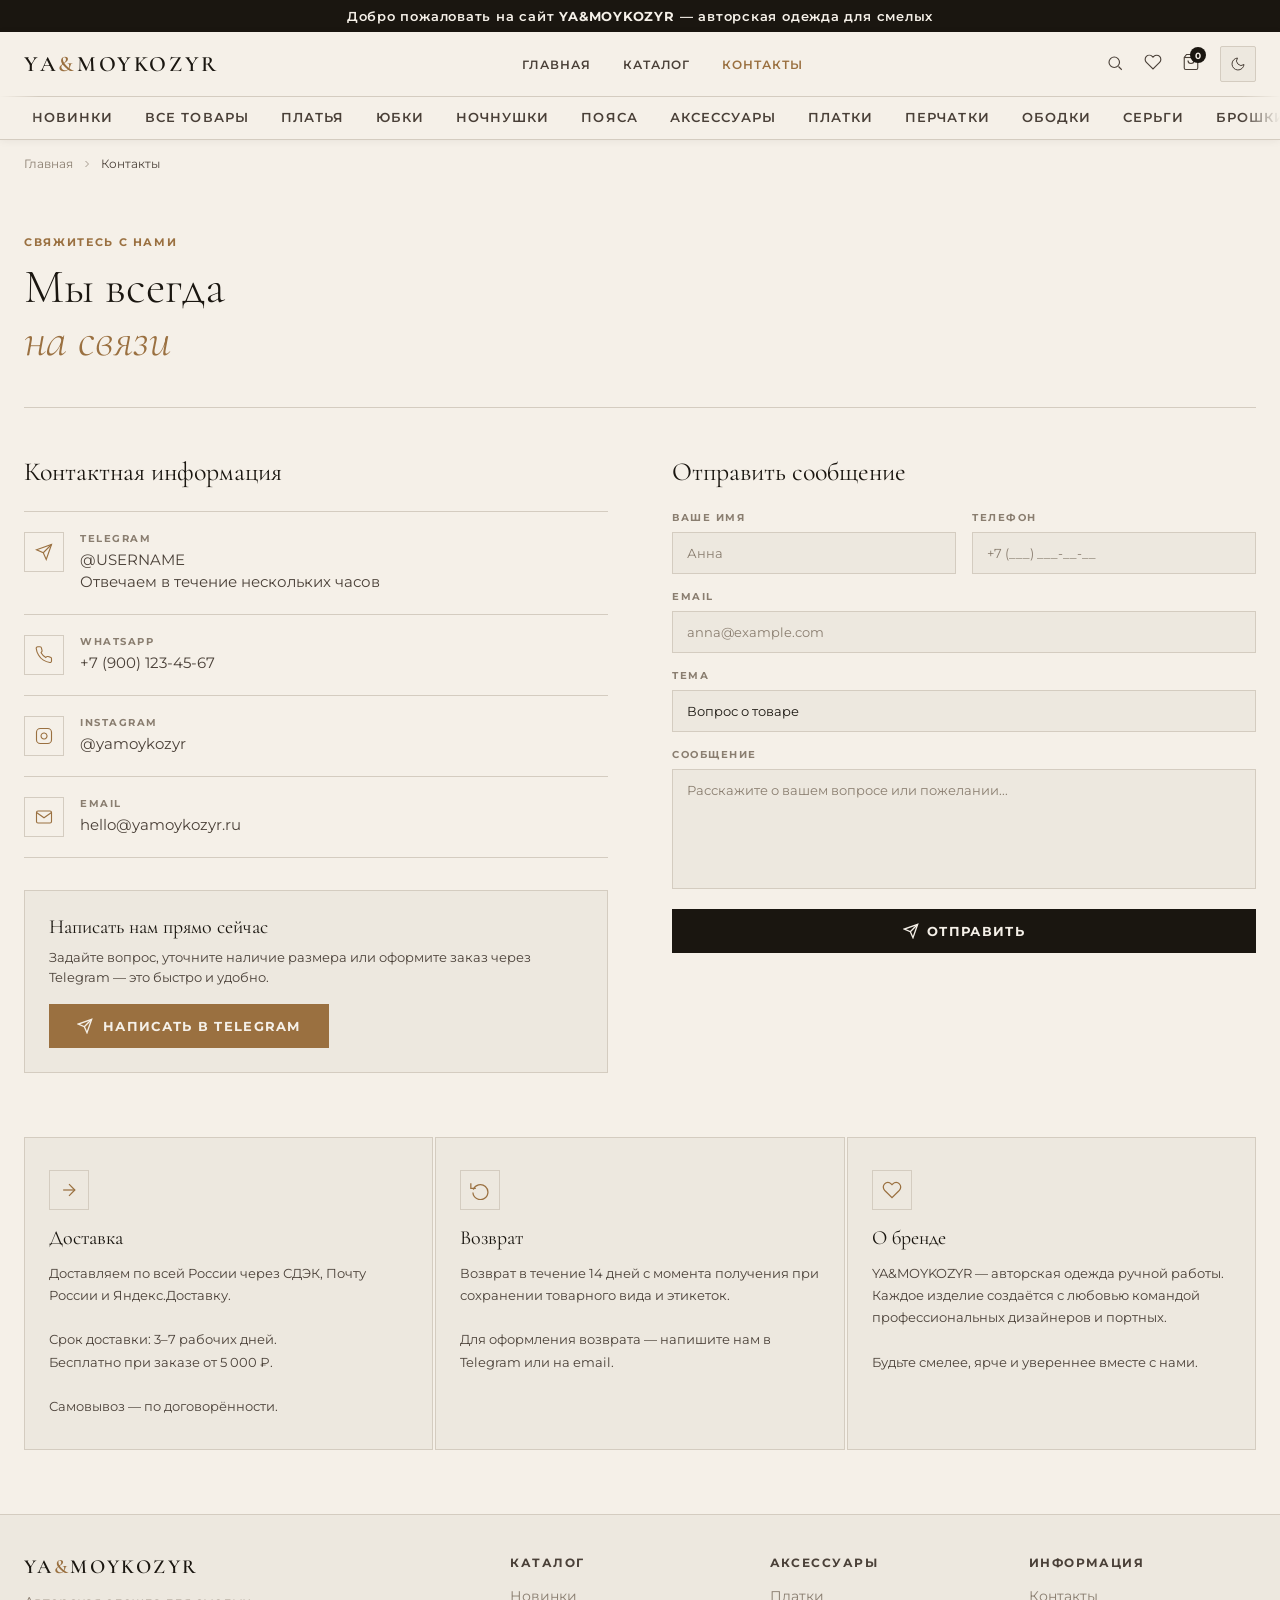
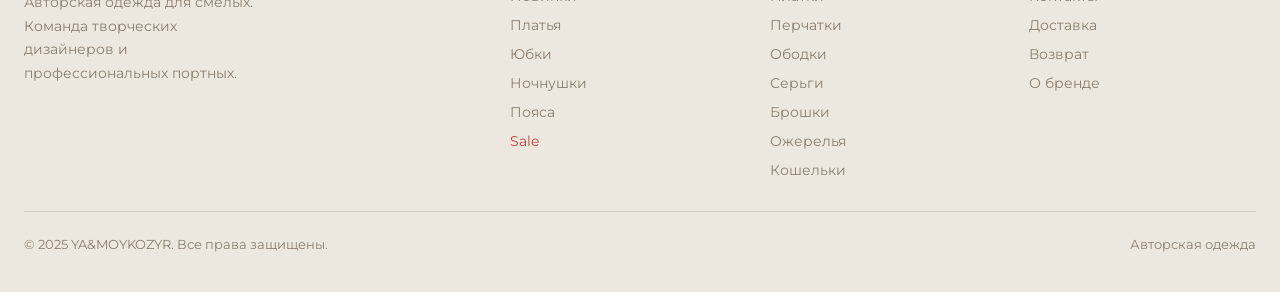
<file: contacts.html>
<!DOCTYPE html>
<html lang="ru">
<head>
  <meta charset="UTF-8" />
  <meta name="viewport" content="width=device-width, initial-scale=1.0" />
  <title>Контакты — YA&MOYKOZYR</title>
  <link rel="preconnect" href="https://fonts.googleapis.com" />
  <link rel="preconnect" href="https://fonts.gstatic.com" crossorigin />
  <link href="https://fonts.googleapis.com/css2?family=Cormorant+Garamond:ital,wght@0,300;0,400;0,500;0,600;1,300;1,400&family=Montserrat:wght@300;400;500;600&display=swap" rel="stylesheet" />
  <link rel="stylesheet" href="style.css" />
  <style>
    .contacts-page {
      max-width: 1440px;
      margin: 0 auto;
      padding: 0 24px 64px;
    }

    .contacts-hero {
      padding: 48px 0 40px;
      border-bottom: 1px solid var(--border);
      margin-bottom: 48px;
    }
    .contacts-hero-tag {
      font-size: 11px; font-weight: 700;
      letter-spacing: 0.15em; text-transform: uppercase;
      color: var(--gold); margin-bottom: 12px;
    }
    .contacts-hero-title {
      font-family: 'Cormorant Garamond', serif;
      font-size: 48px; font-weight: 300;
      color: var(--text); line-height: 1.1;
    }
    .contacts-hero-title em { font-style: italic; color: var(--gold); }

    /* Контакты и форма */
    .contacts-grid {
      display: grid;
      grid-template-columns: 1fr 1fr;
      gap: 64px;
      margin-bottom: 64px;
    }

    .contacts-info {}
    .contacts-info-title {
      font-family: 'Cormorant Garamond', serif;
      font-size: 26px; font-weight: 400;
      color: var(--text); margin-bottom: 24px;
    }

    .contact-item {
      display: flex;
      gap: 16px;
      padding: 20px 0;
      border-bottom: 1px solid var(--border);
    }
    .contact-item:first-of-type { border-top: 1px solid var(--border); }
    .contact-icon {
      width: 40px; height: 40px;
      border: 1px solid var(--border);
      display: flex; align-items: center; justify-content: center;
      flex-shrink: 0;
      color: var(--gold);
    }
    .contact-label {
      font-size: 10px; font-weight: 700;
      letter-spacing: 0.15em; text-transform: uppercase;
      color: var(--text-dim); margin-bottom: 4px;
    }
    .contact-value {
      font-size: 15px;
      color: var(--text-muted);
      line-height: 1.5;
    }
    .contact-value a { color: var(--text-muted); transition: color 0.2s; }
    .contact-value a:hover { color: var(--gold); }

    /* Telegram кнопка */
    .telegram-block {
      margin-top: 32px;
      padding: 24px;
      background: var(--bg2);
      border: 1px solid var(--border);
    }
    .telegram-block-title {
      font-family: 'Cormorant Garamond', serif;
      font-size: 20px; font-weight: 400;
      color: var(--text); margin-bottom: 8px;
    }
    .telegram-block-desc {
      font-size: 13px; color: var(--text-muted);
      line-height: 1.6; margin-bottom: 16px;
    }
    .btn-tg {
      display: inline-flex;
      align-items: center;
      gap: 10px;
      padding: 14px 28px;
      background: var(--gold);
      color: var(--bg);
      font-size: 13px; font-weight: 700;
      letter-spacing: 0.1em; text-transform: uppercase;
      transition: background 0.2s;
    }
    .btn-tg:hover { background: var(--gold-lt); }

    /* Форма */
    .contacts-form {}
    .contacts-form-title {
      font-family: 'Cormorant Garamond', serif;
      font-size: 26px; font-weight: 400;
      color: var(--text); margin-bottom: 24px;
    }

    .form-group { margin-bottom: 16px; }
    .form-label {
      display: block;
      font-size: 10px; font-weight: 700;
      letter-spacing: 0.15em; text-transform: uppercase;
      color: var(--text-dim); margin-bottom: 8px;
    }
    .form-input-field, .form-textarea {
      width: 100%;
      background: var(--bg2);
      border: 1px solid var(--border);
      color: var(--text);
      font-family: 'Montserrat', sans-serif;
      font-size: 13px;
      padding: 12px 14px;
      outline: none;
      transition: border-color 0.2s;
    }
    .form-input-field:focus, .form-textarea:focus { border-color: var(--gold); }
    .form-input-field::placeholder, .form-textarea::placeholder { color: var(--text-dim); }
    .form-textarea { height: 120px; resize: none; }

    .form-row { display: grid; grid-template-columns: 1fr 1fr; gap: 16px; }

    /* Инфо блоки внизу */
    .info-sections {
      display: grid;
      grid-template-columns: repeat(3, 1fr);
      gap: 2px;
      margin-top: 0;
    }

    .info-block {
      background: var(--bg2);
      padding: 32px 24px;
      border: 1px solid var(--border);
    }
    .info-block-icon {
      width: 40px; height: 40px;
      border: 1px solid var(--border);
      display: flex; align-items: center; justify-content: center;
      color: var(--gold);
      margin-bottom: 16px;
    }
    .info-block-title {
      font-family: 'Cormorant Garamond', serif;
      font-size: 20px; font-weight: 400;
      color: var(--text); margin-bottom: 12px;
    }
    .info-block-text {
      font-size: 13px;
      color: var(--text-muted);
      line-height: 1.7;
    }

    /* Адаптив */
    @media (max-width: 1200px) {
      .contacts-grid { gap: 48px; }
    }

    @media (max-width: 1024px) {
      .contacts-grid { gap: 32px; }
      .contacts-hero-title { font-size: 40px; }
      .info-sections { grid-template-columns: 1fr 1fr; }
    }

    @media (max-width: 768px) {
      .contacts-page { padding: 0 16px 40px; }
      .contacts-hero { padding: 32px 0 28px; margin-bottom: 32px; }
      .contacts-hero-title { font-size: 32px; }
      .contacts-grid { grid-template-columns: 1fr; gap: 36px; }
      .form-row { grid-template-columns: 1fr; gap: 0; }
      .info-sections { grid-template-columns: 1fr; gap: 2px; }
      .info-block { padding: 24px 20px; }
      .telegram-block { padding: 20px; }
    }

    @media (max-width: 480px) {
      .contacts-page { padding: 0 12px 32px; }
      .contacts-hero { padding: 24px 0 20px; margin-bottom: 24px; }
      .contacts-hero-title { font-size: 26px; }
      .contacts-info-title, .contacts-form-title { font-size: 22px; }
      .contact-item { gap: 12px; padding: 16px 0; }
      .contact-icon { width: 34px; height: 34px; }
      .btn-tg { padding: 12px 20px; font-size: 12px; }
      .form-input-field, .form-textarea { padding: 10px 12px; font-size: 12px; }
      .info-block-title { font-size: 18px; }
    }

    @media (max-width: 360px) {
      .contacts-hero-title { font-size: 22px; }
    }
  </style>
</head>
<body>

  <!-- Промо -->
  <div class="promo-bar">Добро пожаловать на сайт <span>YA&MOYKOZYR</span> — авторская одежда для смелых</div>

  <!-- Шапка -->
  <header class="header">
    <div class="header-top">
      <button class="burger" id="burger-btn" aria-label="Меню"><span></span><span></span><span></span></button>
      <a href="index.html" class="logo">YA<span>&</span>MOYKOZYR</a>
      <nav class="header-main-nav">
        <a href="index.html">Главная</a>
        <a href="catalog.html">Каталог</a>
        <a href="contacts.html" class="active">Контакты</a>
      </nav>
      <div class="header-icons">
        <button id="search-btn" aria-label="Поиск"><svg width="18" height="18" fill="none" stroke="currentColor" stroke-width="1.5" viewBox="0 0 24 24"><circle cx="11" cy="11" r="7"/><path d="M21 21l-4.35-4.35"/></svg></button>
        <a href="#" aria-label="Избранное"><svg width="18" height="18" fill="none" stroke="currentColor" stroke-width="1.5" viewBox="0 0 24 24"><path d="M20.84 4.61a5.5 5.5 0 0 0-7.78 0L12 5.67l-1.06-1.06a5.5 5.5 0 0 0-7.78 7.78l1.06 1.06L12 21.23l7.78-7.78 1.06-1.06a5.5 5.5 0 0 0 0-7.78z"/></svg></a>
        <a href="#" aria-label="Корзина" style="position:relative"><svg width="18" height="18" fill="none" stroke="currentColor" stroke-width="1.5" viewBox="0 0 24 24"><path d="M6 2 3 6v14a2 2 0 0 0 2 2h14a2 2 0 0 0 2-2V6l-3-4z"/><line x1="3" y1="6" x2="21" y2="6"/><path d="M16 10a4 4 0 0 1-8 0"/></svg><span class="cart-badge">0</span></a>
        <button class="theme-toggle" id="theme-toggle" aria-label="Переключить тему"><svg class="icon-moon" width="16" height="16" fill="none" stroke="currentColor" stroke-width="1.5" viewBox="0 0 24 24"><path d="M21 12.79A9 9 0 1 1 11.21 3 7 7 0 0 0 21 12.79z"/></svg><svg class="icon-sun" width="16" height="16" fill="none" stroke="currentColor" stroke-width="1.5" viewBox="0 0 24 24"><circle cx="12" cy="12" r="5"/><line x1="12" y1="1" x2="12" y2="3"/><line x1="12" y1="21" x2="12" y2="23"/><line x1="4.22" y1="4.22" x2="5.64" y2="5.64"/><line x1="18.36" y1="18.36" x2="19.78" y2="19.78"/><line x1="1" y1="12" x2="3" y2="12"/><line x1="21" y1="12" x2="23" y2="12"/><line x1="4.22" y1="19.78" x2="5.64" y2="18.36"/><line x1="18.36" y1="5.64" x2="19.78" y2="4.22"/></svg></button>
      </div>
    </div>
    <nav class="header-nav">
      <ul class="nav-list">
        <li><a href="catalog.html?cat=new">Новинки</a></li>
        <li><a href="catalog.html">Все товары</a></li>
        <li><a href="catalog.html?cat=dresses">Платья</a></li>
        <li><a href="catalog.html?cat=skirts">Юбки</a></li>
        <li><a href="catalog.html?cat=nightgowns">Ночнушки</a></li>
        <li><a href="catalog.html?cat=belts">Пояса</a></li>
        <li><a href="catalog.html?cat=accessories">Аксессуары</a></li>
        <li><a href="catalog.html?cat=scarves">Платки</a></li>
        <li><a href="catalog.html?cat=gloves">Перчатки</a></li>
        <li><a href="catalog.html?cat=headbands">Ободки</a></li>
        <li><a href="catalog.html?cat=earrings">Серьги</a></li>
        <li><a href="catalog.html?cat=brooches">Брошки</a></li>
        <li><a href="catalog.html?cat=necklaces">Ожерелья</a></li>
        <li><a href="catalog.html?cat=wallets">Кошельки</a></li>
        <li><a href="catalog.html?cat=sale" class="sale">Sale</a></li>
      </ul>
    </nav>
  </header>

  <!-- Мобильное меню -->
  <div class="mobile-nav" id="mobile-nav">
    <button class="mobile-nav-close" id="mobile-nav-close"><svg width="14" height="14" fill="none" stroke="currentColor" stroke-width="2" viewBox="0 0 24 24"><line x1="18" y1="6" x2="6" y2="18"/><line x1="6" y1="6" x2="18" y2="18"/></svg> Закрыть</button>
    <a href="catalog.html?cat=new" class="mobile-nav-item"><div class="mobile-nav-item-left"><div class="mobile-nav-avatar"></div><span class="mobile-nav-name">Новинки</span></div><span class="mobile-nav-arrow">›</span></a>
    <a href="catalog.html" class="mobile-nav-item"><div class="mobile-nav-item-left"><div class="mobile-nav-avatar"></div><span class="mobile-nav-name">Все товары</span></div><span class="mobile-nav-arrow">›</span></a>
    <a href="catalog.html?cat=dresses" class="mobile-nav-item"><div class="mobile-nav-item-left"><div class="mobile-nav-avatar"></div><span class="mobile-nav-name">Платья</span></div><span class="mobile-nav-arrow">›</span></a>
    <a href="catalog.html?cat=sale" class="mobile-nav-item"><div class="mobile-nav-item-left"><div class="mobile-nav-avatar"></div><span class="mobile-nav-name" style="color:var(--red)">Sale</span></div><span class="mobile-nav-arrow">›</span></a>
    <a href="contacts.html" class="mobile-nav-item"><div class="mobile-nav-item-left"><div class="mobile-nav-avatar"></div><span class="mobile-nav-name">Контакты</span></div><span class="mobile-nav-arrow">›</span></a>
  </div>

  <!-- Поиск -->
  <div class="search-overlay" id="search-overlay">
    <button class="search-close" id="search-close">Закрыть ✕</button>
    <div class="search-box"><input type="text" class="search-input" placeholder="Поиск по сайту..." /></div>
  </div>

  <!-- Хлебные крошки -->
  <div class="breadcrumbs">
    <a href="index.html">Главная</a>
    <svg width="12" height="12" fill="none" stroke="currentColor" stroke-width="1.5" viewBox="0 0 24 24"><path d="M9 18l6-6-6-6"/></svg>
    <span>Контакты</span>
  </div>

  <!-- Контент -->
  <div class="contacts-page">

    <div class="contacts-hero">
      <div class="contacts-hero-tag">Свяжитесь с нами</div>
      <h1 class="contacts-hero-title">Мы всегда<br/><em>на связи</em></h1>
    </div>

    <div class="contacts-grid">

      <!-- Контакты -->
      <div class="contacts-info">
        <h2 class="contacts-info-title">Контактная информация</h2>

        <div class="contact-item">
          <div class="contact-icon">
            <svg width="18" height="18" fill="none" stroke="currentColor" stroke-width="1.5" viewBox="0 0 24 24"><path d="M22 2L11 13"/><path d="M22 2L15 22 11 13 2 9l20-7z"/></svg>
          </div>
          <div>
            <div class="contact-label">Telegram</div>
            <div class="contact-value"><a href="https://t.me/USERNAME" target="_blank">@USERNAME</a><br/>Отвечаем в течение нескольких часов</div>
          </div>
        </div>

        <div class="contact-item">
          <div class="contact-icon">
            <svg width="18" height="18" fill="none" stroke="currentColor" stroke-width="1.5" viewBox="0 0 24 24"><path d="M22 16.92v3a2 2 0 0 1-2.18 2 19.79 19.79 0 0 1-8.63-3.07A19.5 19.5 0 0 1 4.69 12 19.79 19.79 0 0 1 1.65 3.4 2 2 0 0 1 3.62 1h3a2 2 0 0 1 2 1.72 12.84 12.84 0 0 0 .7 2.81 2 2 0 0 1-.45 2.11L8.09 9a16 16 0 0 0 6.29 6.29l.72-.72a2 2 0 0 1 2.11-.45 12.84 12.84 0 0 0 2.81.7A2 2 0 0 1 22 16.92z"/></svg>
          </div>
          <div>
            <div class="contact-label">WhatsApp</div>
            <div class="contact-value"><a href="https://wa.me/79001234567" target="_blank">+7 (900) 123-45-67</a></div>
          </div>
        </div>

        <div class="contact-item">
          <div class="contact-icon">
            <svg width="18" height="18" fill="none" stroke="currentColor" stroke-width="1.5" viewBox="0 0 24 24"><rect x="2" y="2" width="20" height="20" rx="5"/><path d="M16 11.37A4 4 0 1 1 12.63 8 4 4 0 0 1 16 11.37z"/><line x1="17.5" y1="6.5" x2="17.51" y2="6.5"/></svg>
          </div>
          <div>
            <div class="contact-label">Instagram</div>
            <div class="contact-value"><a href="https://instagram.com/yamoykozyr" target="_blank">@yamoykozyr</a></div>
          </div>
        </div>

        <div class="contact-item">
          <div class="contact-icon">
            <svg width="18" height="18" fill="none" stroke="currentColor" stroke-width="1.5" viewBox="0 0 24 24"><path d="M4 4h16c1.1 0 2 .9 2 2v12c0 1.1-.9 2-2 2H4c-1.1 0-2-.9-2-2V6c0-1.1.9-2 2-2z"/><polyline points="22,6 12,13 2,6"/></svg>
          </div>
          <div>
            <div class="contact-label">Email</div>
            <div class="contact-value"><a href="mailto:hello@yamoykozyr.ru">hello@yamoykozyr.ru</a></div>
          </div>
        </div>

        <!-- Telegram кнопка -->
        <div class="telegram-block">
          <div class="telegram-block-title">Написать нам прямо сейчас</div>
          <p class="telegram-block-desc">Задайте вопрос, уточните наличие размера или оформите заказ через Telegram — это быстро и удобно.</p>
          <a href="https://t.me/USERNAME" target="_blank" class="btn-tg">
            <svg width="16" height="16" fill="none" stroke="currentColor" stroke-width="2" viewBox="0 0 24 24"><path d="M22 2L11 13"/><path d="M22 2L15 22 11 13 2 9l20-7z"/></svg>
            Написать в Telegram
          </a>
        </div>
      </div>

      <!-- Форма -->
      <div class="contacts-form">
        <h2 class="contacts-form-title">Отправить сообщение</h2>

        <form novalidate>
          <div class="form-row">
            <div class="form-group">
              <label class="form-label">Ваше имя</label>
              <input type="text" class="form-input-field" placeholder="Анна" />
            </div>
            <div class="form-group">
              <label class="form-label">Телефон</label>
              <input type="tel" class="form-input-field" placeholder="+7 (___) ___-__-__" />
            </div>
          </div>
          <div class="form-group">
            <label class="form-label">Email</label>
            <input type="email" class="form-input-field" placeholder="anna@example.com" />
          </div>
          <div class="form-group">
            <label class="form-label">Тема</label>
            <select class="form-input-field" style="cursor:pointer;appearance:none">
              <option>Вопрос о товаре</option>
              <option>Оформить заказ</option>
              <option>Доставка и оплата</option>
              <option>Возврат</option>
              <option>Другое</option>
            </select>
          </div>
          <div class="form-group">
            <label class="form-label">Сообщение</label>
            <textarea class="form-textarea" placeholder="Расскажите о вашем вопросе или пожелании..."></textarea>
          </div>
          <button type="submit" class="btn-primary" style="width:100%">
            <svg width="16" height="16" fill="none" stroke="currentColor" stroke-width="2" viewBox="0 0 24 24"><path d="M22 2L11 13"/><path d="M22 2L15 22 11 13 2 9l20-7z"/></svg>
            Отправить
          </button>
        </form>
      </div>
    </div>

    <!-- Инфо блоки -->
    <div class="info-sections">

      <div class="info-block" id="delivery">
        <div class="info-block-icon">
          <svg width="20" height="20" fill="none" stroke="currentColor" stroke-width="1.5" viewBox="0 0 24 24"><path d="M5 12h14"/><path d="M12 5l7 7-7 7"/></svg>
        </div>
        <h3 class="info-block-title">Доставка</h3>
        <p class="info-block-text">
          Доставляем по всей России через СДЭК, Почту России и Яндекс.Доставку.<br/><br/>
          Срок доставки: 3–7 рабочих дней.<br/>
          Бесплатно при заказе от 5 000 ₽.<br/><br/>
          Самовывоз — по договорённости.
        </p>
      </div>

      <div class="info-block" id="return">
        <div class="info-block-icon">
          <svg width="20" height="20" fill="none" stroke="currentColor" stroke-width="1.5" viewBox="0 0 24 24"><polyline points="1 4 1 10 7 10"/><path d="M3.51 15a9 9 0 1 0 .49-3.5"/></svg>
        </div>
        <h3 class="info-block-title">Возврат</h3>
        <p class="info-block-text">
          Возврат в течение 14 дней с момента получения при сохранении товарного вида и этикеток.<br/><br/>
          Для оформления возврата — напишите нам в Telegram или на email.
        </p>
      </div>

      <div class="info-block" id="about">
        <div class="info-block-icon">
          <svg width="20" height="20" fill="none" stroke="currentColor" stroke-width="1.5" viewBox="0 0 24 24"><path d="M20.84 4.61a5.5 5.5 0 0 0-7.78 0L12 5.67l-1.06-1.06a5.5 5.5 0 0 0-7.78 7.78l1.06 1.06L12 21.23l7.78-7.78 1.06-1.06a5.5 5.5 0 0 0 0-7.78z"/></svg>
        </div>
        <h3 class="info-block-title">О бренде</h3>
        <p class="info-block-text">
          YA&MOYKOZYR — авторская одежда ручной работы. Каждое изделие создаётся с любовью командой профессиональных дизайнеров и портных.<br/><br/>
          Будьте смелее, ярче и увереннее вместе с нами.
        </p>
      </div>

    </div>
  </div>

  <!-- Футер -->
  <footer class="footer">
    <div class="footer-grid">
      <div><div class="footer-logo">YA<span>&</span>MOYKOZYR</div><p class="footer-desc">Авторская одежда для смелых. Команда творческих дизайнеров и профессиональных портных.</p></div>
      <div class="footer-col"><div class="footer-col-title">Каталог</div><ul><li><a href="catalog.html?cat=new">Новинки</a></li><li><a href="catalog.html?cat=dresses">Платья</a></li><li><a href="catalog.html?cat=skirts">Юбки</a></li><li><a href="catalog.html?cat=nightgowns">Ночнушки</a></li><li><a href="catalog.html?cat=belts">Пояса</a></li><li><a href="catalog.html?cat=sale" style="color:var(--red)">Sale</a></li></ul></div>
      <div class="footer-col"><div class="footer-col-title">Аксессуары</div><ul><li><a href="catalog.html?cat=scarves">Платки</a></li><li><a href="catalog.html?cat=gloves">Перчатки</a></li><li><a href="catalog.html?cat=headbands">Ободки</a></li><li><a href="catalog.html?cat=earrings">Серьги</a></li><li><a href="catalog.html?cat=brooches">Брошки</a></li><li><a href="catalog.html?cat=necklaces">Ожерелья</a></li><li><a href="catalog.html?cat=wallets">Кошельки</a></li></ul></div>
      <div class="footer-col"><div class="footer-col-title">Информация</div><ul><li><a href="contacts.html" class="active">Контакты</a></li><li><a href="contacts.html#delivery">Доставка</a></li><li><a href="contacts.html#return">Возврат</a></li><li><a href="contacts.html#about">О бренде</a></li></ul></div>
    </div>
    <div class="footer-bottom">
      <span class="footer-copy">© 2025 YA&MOYKOZYR. Все права защищены.</span>
      <span class="footer-copy">Авторская одежда</span>
    </div>
  </footer>

  <script src="main.js"></script>
</body>
</html>
</file>
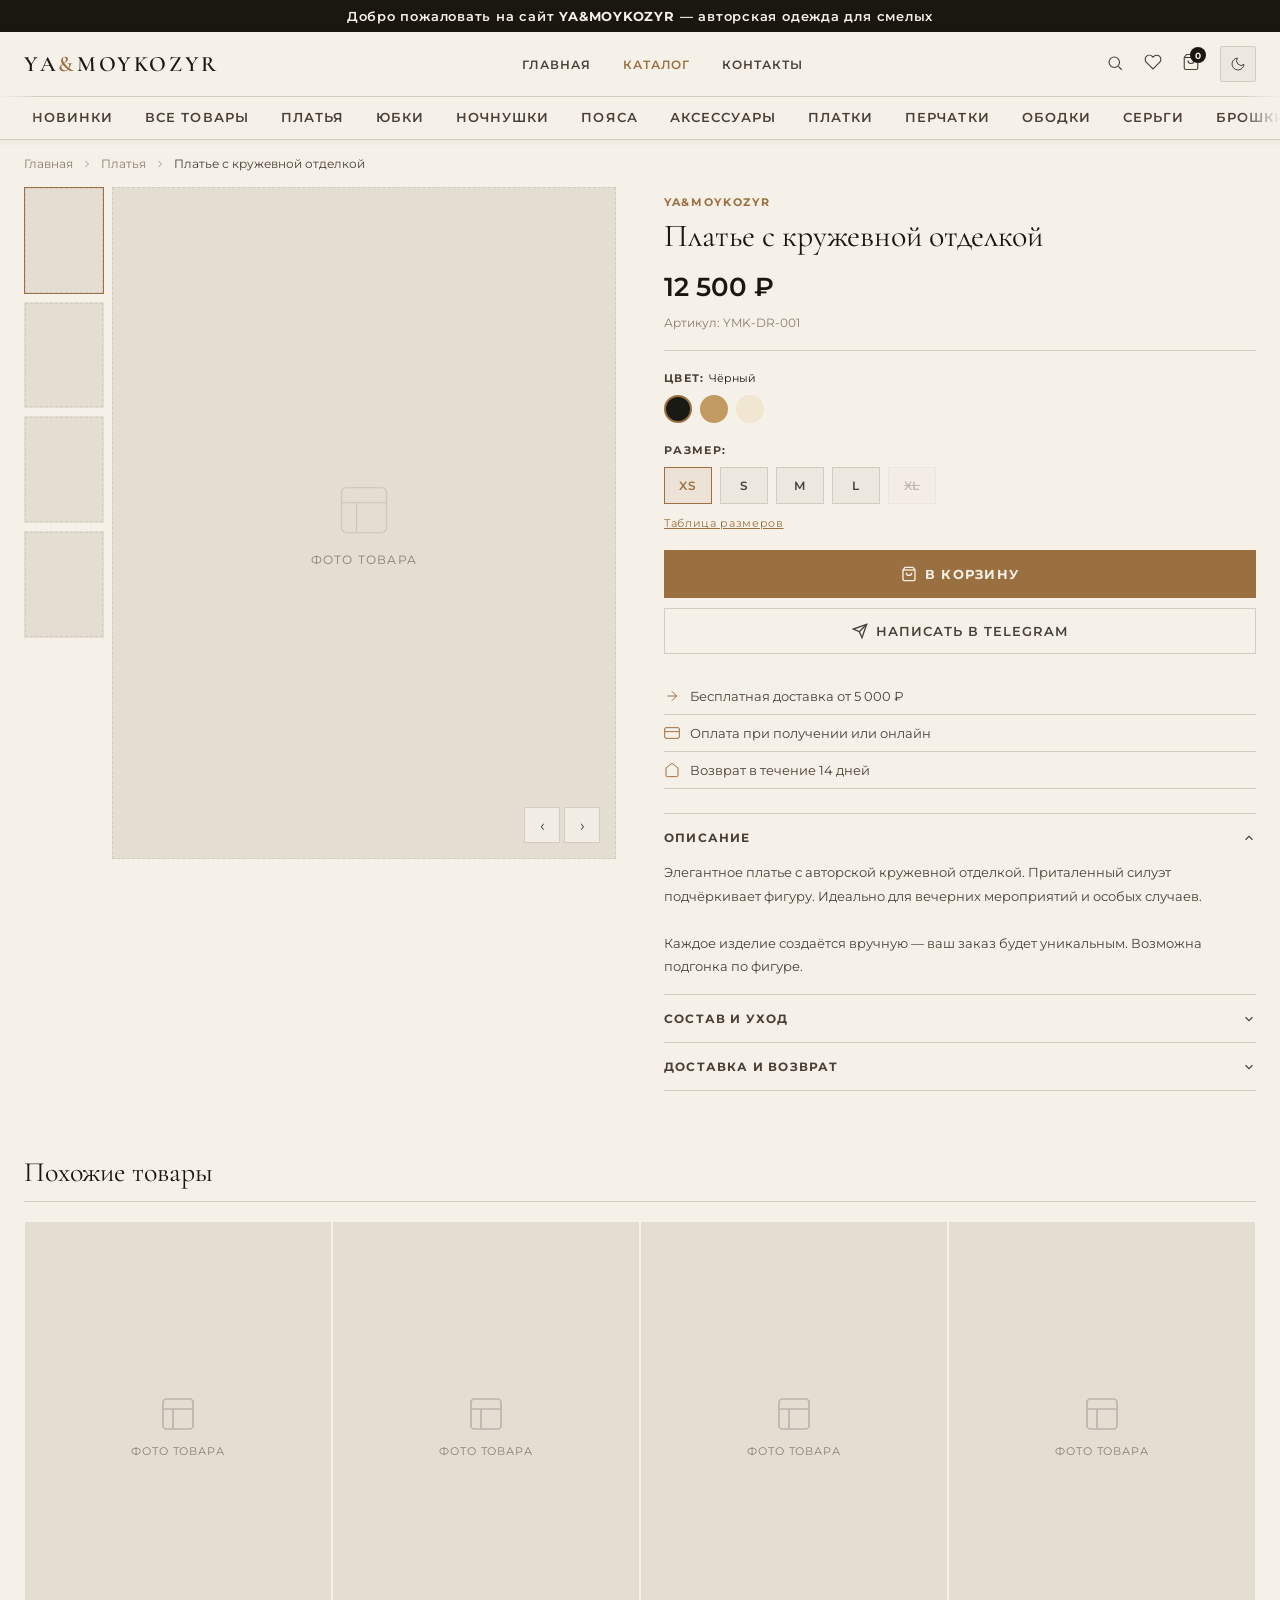
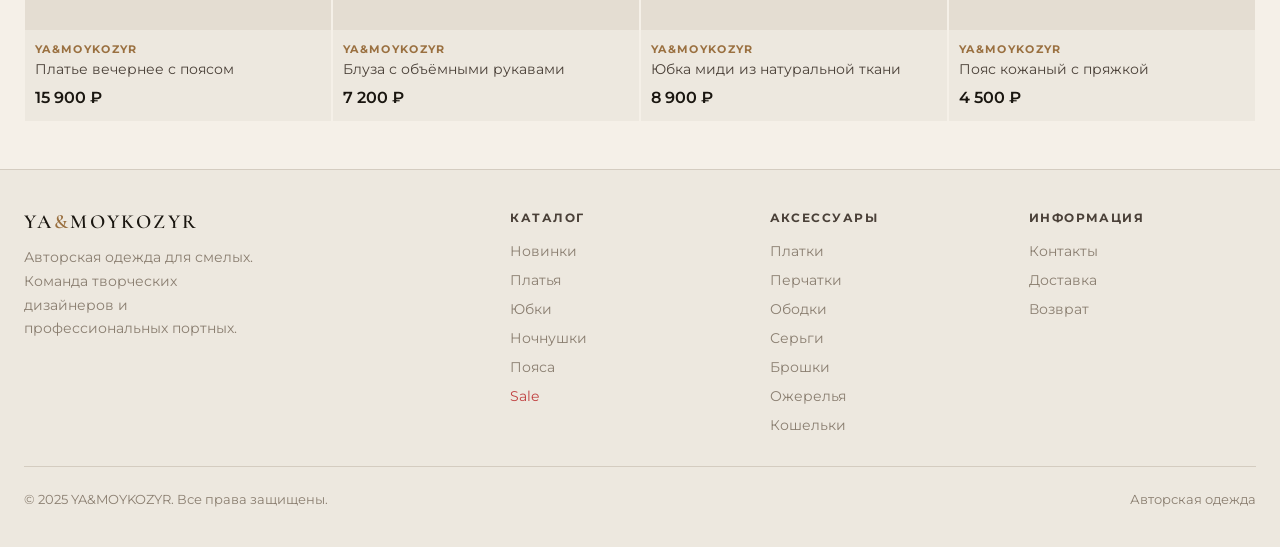
<file: product.html>
<!DOCTYPE html>
<html lang="ru">
<head>
  <meta charset="UTF-8" />
  <meta name="viewport" content="width=device-width, initial-scale=1.0" />
  <title>Платье с кружевной отделкой — YA&MOYKOZYR</title>
  <link rel="preconnect" href="https://fonts.googleapis.com" />
  <link rel="preconnect" href="https://fonts.gstatic.com" crossorigin />
  <link href="https://fonts.googleapis.com/css2?family=Cormorant+Garamond:ital,wght@0,300;0,400;0,500;0,600;1,300;1,400&family=Montserrat:wght@300;400;500;600&display=swap" rel="stylesheet" />
  <link rel="stylesheet" href="style.css" />
  <style>
    /* ── Страница товара ────────────────────── */
    .product-page {
      max-width: 1440px;
      margin: 0 auto;
      padding: 0 24px 64px;
      display: grid;
      grid-template-columns: 1fr 1fr;
      gap: 48px;
      align-items: start; /* обе колонки растут независимо */
    }

    /* ── Галерея фото ───────────────────────── */
    .product-gallery {
      position: sticky;
      top: 120px;
      /* Галерея не выходит за viewport — аккордеон справа не тянет её */
      max-height: calc(100vh - 140px);
      display: grid;
      grid-template-columns: 80px 1fr;
      gap: 8px;
      align-self: start; /* критично: не растягивается по высоте grid-row */
    }

    .gallery-thumbs {
      display: flex;
      flex-direction: column;
      gap: 8px;
    }
    .gallery-thumb {
      aspect-ratio: 3/4;
      background: var(--bg3);
      overflow: hidden;
      cursor: pointer;
      border: 1px solid transparent;
      transition: border-color 0.2s;
    }
    .gallery-thumb.active { border-color: var(--gold); }
    .gallery-thumb img { width: 100%; height: 100%; object-fit: cover; }
    .gallery-thumb-placeholder {
      width: 100%; height: 100%;
      background: var(--bg3);
      border: 1px dashed var(--border);
    }

    .gallery-main {
      aspect-ratio: 3/4;
      background: var(--bg3);
      overflow: hidden;
      position: relative;
      /* Явная высота — не тянется аккордеоном */
      align-self: start;
    }
    .gallery-main img { width: 100%; height: 100%; object-fit: cover; }
    .gallery-main-placeholder {
      width: 100%; height: 100%;
      display: flex; flex-direction: column;
      align-items: center; justify-content: center;
      gap: 12px;
      border: 1px dashed var(--border);
    }
    .gallery-main-placeholder svg { opacity: 0.1; }
    .gallery-main-placeholder span { font-size: 12px; color: var(--text-dim); letter-spacing: 0.1em; text-transform: uppercase; }

    /* Стрелки переключения -->*/
    .gallery-arrows {
      position: absolute;
      bottom: 16px; right: 16px;
      display: flex; gap: 4px;
    }
    .gallery-arrow {
      width: 36px; height: 36px;
      background: rgba(245,240,232,0.85);
      border: 1px solid var(--border);
      color: var(--text-muted);
      display: flex; align-items: center; justify-content: center;
      font-size: 16px;
      transition: border-color 0.2s, color 0.2s;
    }
    .gallery-arrow:hover { border-color: var(--gold); color: var(--gold); }

    /* ── Инфо о товаре ──────────────────────── */
    .product-detail { padding-top: 8px; }

    .product-detail-brand {
      font-size: 11px;
      font-weight: 700;
      letter-spacing: 0.15em;
      text-transform: uppercase;
      color: var(--gold);
      margin-bottom: 8px;
    }

    .product-detail-name {
      font-family: 'Cormorant Garamond', serif;
      font-size: 32px;
      font-weight: 400;
      color: var(--text);
      line-height: 1.2;
      margin-bottom: 16px;
    }

    .product-detail-price {
      font-size: 26px;
      font-weight: 600;
      color: var(--text);
      margin-bottom: 8px;
    }
    .product-detail-price-old {
      font-size: 16px;
      color: var(--text-dim);
      text-decoration: line-through;
      margin-left: 8px;
    }
    .product-detail-price-sale { color: var(--red); }

    .product-detail-divider { height: 1px; background: var(--border); margin: 20px 0; }

    /* Выбор цвета */
    .detail-label {
      font-size: 11px;
      font-weight: 700;
      letter-spacing: 0.12em;
      text-transform: uppercase;
      color: var(--text-muted);
      margin-bottom: 10px;
    }
    .detail-colors { display: flex; gap: 8px; margin-bottom: 20px; }
    .detail-color {
      width: 28px; height: 28px;
      border-radius: 50%;
      border: 2px solid transparent;
      cursor: pointer;
      transition: border-color 0.2s;
    }
    .detail-color.active,
    .detail-color:hover { border-color: var(--gold); }

    /* Выбор размера */
    .detail-sizes { display: flex; flex-wrap: wrap; gap: 8px; margin-bottom: 8px; }
    .detail-size {
      min-width: 48px;
      padding: 10px 14px;
      border: 1px solid var(--border);
      background: var(--bg2);
      font-size: 12px;
      font-weight: 600;
      letter-spacing: 0.06em;
      color: var(--text-muted);
      text-align: center;
      cursor: pointer;
      transition: all 0.2s;
    }
    .detail-size:hover { border-color: var(--text-muted); color: var(--text); }
    .detail-size.active { border-color: var(--gold); color: var(--gold); background: rgba(154,112,64,0.1); }
    .detail-size.unavailable { opacity: 0.3; cursor: not-allowed; text-decoration: line-through; }

    .size-guide {
      font-size: 11px;
      color: var(--gold);
      letter-spacing: 0.06em;
      cursor: pointer;
      text-decoration: underline;
      margin-bottom: 20px;
      display: inline-block;
    }

    /* Кнопки действий */
    .detail-actions { display: flex; flex-direction: column; gap: 10px; margin-bottom: 24px; }
    .btn-add-cart {
      width: 100%;
      padding: 16px;
      background: var(--gold);
      color: var(--bg);
      font-size: 13px;
      font-weight: 700;
      letter-spacing: 0.1em;
      text-transform: uppercase;
      border: none;
      cursor: pointer;
      transition: background 0.2s;
      display: flex; align-items: center; justify-content: center; gap: 8px;
    }
    .btn-add-cart:hover { background: var(--gold-lt); }

    .btn-telegram {
      width: 100%;
      padding: 14px;
      background: transparent;
      color: var(--text-muted);
      font-size: 13px;
      font-weight: 600;
      letter-spacing: 0.08em;
      text-transform: uppercase;
      border: 1px solid var(--border);
      cursor: pointer;
      transition: all 0.2s;
      display: flex; align-items: center; justify-content: center; gap: 8px;
      text-decoration: none;
    }
    .btn-telegram:hover { border-color: var(--gold); color: var(--gold); }

    /* Инфо-блоки */
    .detail-info-row {
      display: flex;
      align-items: center;
      gap: 10px;
      padding: 10px 0;
      border-bottom: 1px solid var(--border);
      font-size: 13px;
      color: var(--text-muted);
    }
    .detail-info-row svg { flex-shrink: 0; color: var(--gold); }

    /* Аккордеон описания */
    .detail-accordion { margin-top: 24px; }
    .accordion-item { border-top: 1px solid var(--border); }
    .accordion-item:last-child { border-bottom: 1px solid var(--border); }
    .accordion-header {
      display: flex;
      justify-content: space-between;
      align-items: center;
      padding: 16px 0;
      cursor: pointer;
      font-size: 12px;
      font-weight: 700;
      letter-spacing: 0.1em;
      text-transform: uppercase;
      color: var(--text-muted);
      background: none;
      border: none;
      width: 100%;
      text-align: left;
    }
    .accordion-header svg { transition: transform 0.2s; flex-shrink: 0; }
    .accordion-header.open svg { transform: rotate(180deg); }
    .accordion-body {
      display: none;
      padding: 0 0 16px;
      font-size: 13px;
      color: var(--text-muted);
      line-height: 1.8;
    }
    .accordion-body.open { display: block; }

    /* ── Похожие товары ─────────────────────── */
    .related-section {
      max-width: 1440px;
      margin: 0 auto;
      padding: 0 24px 48px;
    }

    /* ── Адаптив страницы товара ────────────── */
    @media (max-width: 1200px) {
      .product-page { gap: 36px; }
      .product-gallery { grid-template-columns: 72px 1fr; }
    }

    @media (max-width: 1024px) {
      .product-page { gap: 28px; }
      .product-gallery { grid-template-columns: 60px 1fr; gap: 6px; }
      .product-detail-name { font-size: 26px; }
      .product-detail-price { font-size: 22px; }
    }

    @media (max-width: 768px) {
      .product-page {
        grid-template-columns: 1fr;
        padding: 0 16px 40px;
        gap: 20px;
      }
      .product-gallery {
        position: static;
        grid-template-columns: 1fr;
        grid-template-rows: auto;
      }
      .gallery-thumbs {
        flex-direction: row;
        order: 2;
        margin-top: 8px;
        overflow-x: auto;
        scrollbar-width: none;
        gap: 6px;
      }
      .gallery-thumbs::-webkit-scrollbar { display: none; }
      .gallery-thumb { width: 64px; flex-shrink: 0; }
      .gallery-main { order: 1; aspect-ratio: 3/4; }
      .product-detail-name { font-size: 22px; }
      .product-detail-price { font-size: 20px; }
      .detail-actions { gap: 8px; }
      .btn-add-cart, .btn-telegram { padding: 13px; font-size: 12px; }
      .related-section { padding: 0 16px 32px; }
    }

    @media (max-width: 480px) {
      .product-page { padding: 0 12px 32px; }
      .product-detail-name { font-size: 19px; }
      .product-detail-price { font-size: 18px; }
      .detail-size { min-width: 40px; padding: 8px 8px; font-size: 11px; }
      .detail-sizes { gap: 6px; }
      .detail-colors { gap: 6px; }
      .accordion-header { font-size: 11px; padding: 14px 0; }
      .related-section { padding: 0 12px 24px; }
    }

    @media (max-width: 360px) {
      .gallery-thumb { width: 54px; }
      .product-detail-name { font-size: 17px; }
    }
  </style>
</head>
<body>

  <!-- Промо -->
  <div class="promo-bar">Добро пожаловать на сайт <span>YA&MOYKOZYR</span> — авторская одежда для смелых</div>

  <!-- Шапка -->
  <header class="header">
    <div class="header-top">
      <button class="burger" id="burger-btn" aria-label="Меню"><span></span><span></span><span></span></button>
      <a href="index.html" class="logo">YA<span>&</span>MOYKOZYR</a>
      <nav class="header-main-nav">
        <a href="index.html">Главная</a>
        <a href="catalog.html" class="active">Каталог</a>
        <a href="contacts.html">Контакты</a>
      </nav>
      <div class="header-icons">
        <button id="search-btn" aria-label="Поиск"><svg width="18" height="18" fill="none" stroke="currentColor" stroke-width="1.5" viewBox="0 0 24 24"><circle cx="11" cy="11" r="7"/><path d="M21 21l-4.35-4.35"/></svg></button>
        <a href="#" aria-label="Избранное"><svg width="18" height="18" fill="none" stroke="currentColor" stroke-width="1.5" viewBox="0 0 24 24"><path d="M20.84 4.61a5.5 5.5 0 0 0-7.78 0L12 5.67l-1.06-1.06a5.5 5.5 0 0 0-7.78 7.78l1.06 1.06L12 21.23l7.78-7.78 1.06-1.06a5.5 5.5 0 0 0 0-7.78z"/></svg></a>
        <a href="#" aria-label="Корзина" style="position:relative"><svg width="18" height="18" fill="none" stroke="currentColor" stroke-width="1.5" viewBox="0 0 24 24"><path d="M6 2 3 6v14a2 2 0 0 0 2 2h14a2 2 0 0 0 2-2V6l-3-4z"/><line x1="3" y1="6" x2="21" y2="6"/><path d="M16 10a4 4 0 0 1-8 0"/></svg><span class="cart-badge">0</span></a>
        <button class="theme-toggle" id="theme-toggle" aria-label="Переключить тему"><svg class="icon-moon" width="16" height="16" fill="none" stroke="currentColor" stroke-width="1.5" viewBox="0 0 24 24"><path d="M21 12.79A9 9 0 1 1 11.21 3 7 7 0 0 0 21 12.79z"/></svg><svg class="icon-sun" width="16" height="16" fill="none" stroke="currentColor" stroke-width="1.5" viewBox="0 0 24 24"><circle cx="12" cy="12" r="5"/><line x1="12" y1="1" x2="12" y2="3"/><line x1="12" y1="21" x2="12" y2="23"/><line x1="4.22" y1="4.22" x2="5.64" y2="5.64"/><line x1="18.36" y1="18.36" x2="19.78" y2="19.78"/><line x1="1" y1="12" x2="3" y2="12"/><line x1="21" y1="12" x2="23" y2="12"/><line x1="4.22" y1="19.78" x2="5.64" y2="18.36"/><line x1="18.36" y1="5.64" x2="19.78" y2="4.22"/></svg></button>
      </div>
    </div>
    <nav class="header-nav">
      <ul class="nav-list">
        <li><a href="catalog.html?cat=new">Новинки</a></li>
        <li><a href="catalog.html">Все товары</a></li>
        <li><a href="catalog.html?cat=dresses">Платья</a></li>
        <li><a href="catalog.html?cat=skirts">Юбки</a></li>
        <li><a href="catalog.html?cat=nightgowns">Ночнушки</a></li>
        <li><a href="catalog.html?cat=belts">Пояса</a></li>
        <li><a href="catalog.html?cat=accessories">Аксессуары</a></li>
        <li><a href="catalog.html?cat=scarves">Платки</a></li>
        <li><a href="catalog.html?cat=gloves">Перчатки</a></li>
        <li><a href="catalog.html?cat=headbands">Ободки</a></li>
        <li><a href="catalog.html?cat=earrings">Серьги</a></li>
        <li><a href="catalog.html?cat=brooches">Брошки</a></li>
        <li><a href="catalog.html?cat=necklaces">Ожерелья</a></li>
        <li><a href="catalog.html?cat=wallets">Кошельки</a></li>
        <li><a href="catalog.html?cat=sale" class="sale">Sale</a></li>
      </ul>
    </nav>
  </header>

  <!-- Мобильное меню -->
  <div class="mobile-nav" id="mobile-nav">
    <button class="mobile-nav-close" id="mobile-nav-close"><svg width="14" height="14" fill="none" stroke="currentColor" stroke-width="2" viewBox="0 0 24 24"><line x1="18" y1="6" x2="6" y2="18"/><line x1="6" y1="6" x2="18" y2="18"/></svg> Закрыть</button>
    <a href="catalog.html?cat=new" class="mobile-nav-item"><div class="mobile-nav-item-left"><div class="mobile-nav-avatar"></div><span class="mobile-nav-name">Новинки</span></div><span class="mobile-nav-arrow">›</span></a>
    <a href="catalog.html" class="mobile-nav-item"><div class="mobile-nav-item-left"><div class="mobile-nav-avatar"></div><span class="mobile-nav-name">Все товары</span></div><span class="mobile-nav-arrow">›</span></a>
    <a href="catalog.html?cat=dresses" class="mobile-nav-item"><div class="mobile-nav-item-left"><div class="mobile-nav-avatar"></div><span class="mobile-nav-name">Платья</span></div><span class="mobile-nav-arrow">›</span></a>
    <a href="catalog.html?cat=skirts" class="mobile-nav-item"><div class="mobile-nav-item-left"><div class="mobile-nav-avatar"></div><span class="mobile-nav-name">Юбки</span></div><span class="mobile-nav-arrow">›</span></a>
    <a href="catalog.html?cat=sale" class="mobile-nav-item"><div class="mobile-nav-item-left"><div class="mobile-nav-avatar"></div><span class="mobile-nav-name" style="color:var(--red)">Sale</span></div><span class="mobile-nav-arrow">›</span></a>
    <a href="contacts.html" class="mobile-nav-item"><div class="mobile-nav-item-left"><div class="mobile-nav-avatar"></div><span class="mobile-nav-name">Контакты</span></div><span class="mobile-nav-arrow">›</span></a>
  </div>

  <!-- Поиск -->
  <div class="search-overlay" id="search-overlay">
    <button class="search-close" id="search-close">Закрыть ✕</button>
    <div class="search-box"><input type="text" class="search-input" placeholder="Поиск по сайту..." /></div>
  </div>

  <!-- Хлебные крошки -->
  <div class="breadcrumbs">
    <a href="index.html">Главная</a>
    <svg width="12" height="12" fill="none" stroke="currentColor" stroke-width="1.5" viewBox="0 0 24 24"><path d="M9 18l6-6-6-6"/></svg>
    <a href="catalog.html?cat=dresses">Платья</a>
    <svg width="12" height="12" fill="none" stroke="currentColor" stroke-width="1.5" viewBox="0 0 24 24"><path d="M9 18l6-6-6-6"/></svg>
    <span>Платье с кружевной отделкой</span>
  </div>

  <!-- Страница товара -->
  <div class="product-page">

    <!-- Галерея -->
    <div class="product-gallery">
      <div class="gallery-thumbs">
        <div class="gallery-thumb active"><div class="gallery-thumb-placeholder"></div></div>
        <div class="gallery-thumb"><div class="gallery-thumb-placeholder"></div></div>
        <div class="gallery-thumb"><div class="gallery-thumb-placeholder"></div></div>
        <div class="gallery-thumb"><div class="gallery-thumb-placeholder"></div></div>
      </div>
      <div class="gallery-main">
        <div class="gallery-main-placeholder">
          <svg width="60" height="60" fill="none" stroke="currentColor" stroke-width="0.5" viewBox="0 0 24 24"><rect x="3" y="3" width="18" height="18" rx="2"/><path d="M3 9h18M9 21V9"/></svg>
          <span>Фото товара</span>
        </div>
        <div class="gallery-arrows">
          <button class="gallery-arrow">‹</button>
          <button class="gallery-arrow">›</button>
        </div>
      </div>
    </div>

    <!-- Инфо -->
    <div class="product-detail">
      <div class="product-detail-brand">YA&MOYKOZYR</div>
      <h1 class="product-detail-name">Платье с кружевной отделкой</h1>
      <div style="display:flex;align-items:baseline;gap:4px;margin-bottom:4px">
        <span class="product-detail-price">12 500 ₽</span>
      </div>
      <div style="font-size:12px;color:var(--text-dim);margin-bottom:4px">Артикул: YMK-DR-001</div>

      <div class="product-detail-divider"></div>

      <!-- Цвет -->
      <div class="detail-label">Цвет: <span style="color:var(--text);font-weight:400;text-transform:none;letter-spacing:0">Чёрный</span></div>
      <div class="detail-colors">
        <div class="detail-color active" style="background:#1a1a15" title="Чёрный"></div>
        <div class="detail-color" style="background:#c09a60" title="Золото"></div>
        <div class="detail-color" style="background:#f0e6d2" title="Молочный"></div>
      </div>

      <!-- Размер -->
      <div class="detail-label">Размер:</div>
      <div class="detail-sizes">
        <button class="detail-size active">XS</button>
        <button class="detail-size">S</button>
        <button class="detail-size">M</button>
        <button class="detail-size last">L</button>
        <button class="detail-size unavailable">XL</button>
      </div>
      <span class="size-guide">Таблица размеров</span>

      <div class="detail-actions">
        <button class="btn-add-cart">
          <svg width="16" height="16" fill="none" stroke="currentColor" stroke-width="2" viewBox="0 0 24 24"><path d="M6 2 3 6v14a2 2 0 0 0 2 2h14a2 2 0 0 0 2-2V6l-3-4z"/><line x1="3" y1="6" x2="21" y2="6"/><path d="M16 10a4 4 0 0 1-8 0"/></svg>
          В корзину
        </button>
        <a href="https://t.me/USERNAME" target="_blank" class="btn-telegram">
          <svg width="16" height="16" fill="none" stroke="currentColor" stroke-width="2" viewBox="0 0 24 24"><path d="M22 2L11 13"/><path d="M22 2L15 22 11 13 2 9l20-7z"/></svg>
          Написать в Telegram
        </a>
      </div>

      <!-- Доставка и оплата -->
      <div class="detail-info-row">
        <svg width="16" height="16" fill="none" stroke="currentColor" stroke-width="1.5" viewBox="0 0 24 24"><path d="M5 12h14"/><path d="M12 5l7 7-7 7"/></svg>
        Бесплатная доставка от 5 000 ₽
      </div>
      <div class="detail-info-row">
        <svg width="16" height="16" fill="none" stroke="currentColor" stroke-width="1.5" viewBox="0 0 24 24"><rect x="1" y="4" width="22" height="16" rx="2"/><line x1="1" y1="10" x2="23" y2="10"/></svg>
        Оплата при получении или онлайн
      </div>
      <div class="detail-info-row">
        <svg width="16" height="16" fill="none" stroke="currentColor" stroke-width="1.5" viewBox="0 0 24 24"><path d="M3 9l9-7 9 7v11a2 2 0 0 1-2 2H5a2 2 0 0 1-2-2z"/></svg>
        Возврат в течение 14 дней
      </div>

      <!-- Аккордеон -->
      <div class="detail-accordion">

        <div class="accordion-item">
          <button class="accordion-header open" data-target="desc">
            Описание
            <svg width="14" height="14" fill="none" stroke="currentColor" stroke-width="2" viewBox="0 0 24 24"><path d="M6 9l6 6 6-6"/></svg>
          </button>
          <div class="accordion-body open" id="desc">
            Элегантное платье с авторской кружевной отделкой. Приталенный силуэт подчёркивает фигуру. Идеально для вечерних мероприятий и особых случаев.<br/><br/>
            Каждое изделие создаётся вручную — ваш заказ будет уникальным. Возможна подгонка по фигуре.
          </div>
        </div>

        <div class="accordion-item">
          <button class="accordion-header" data-target="composition">
            Состав и уход
            <svg width="14" height="14" fill="none" stroke="currentColor" stroke-width="2" viewBox="0 0 24 24"><path d="M6 9l6 6 6-6"/></svg>
          </button>
          <div class="accordion-body" id="composition">
            Состав: вискоза 70%, полиэстер 20%, кружево 10%<br/><br/>
            Уход: деликатная стирка при 30°C, не отбеливать, не сушить в барабане, гладить при низкой температуре.
          </div>
        </div>

        <div class="accordion-item">
          <button class="accordion-header" data-target="delivery">
            Доставка и возврат
            <svg width="14" height="14" fill="none" stroke="currentColor" stroke-width="2" viewBox="0 0 24 24"><path d="M6 9l6 6 6-6"/></svg>
          </button>
          <div class="accordion-body" id="delivery">
            Доставка по России: СДЭК, Почта России, Яндекс.Доставка.<br/>
            Срок: 3–7 рабочих дней.<br/>
            Бесплатно при заказе от 5 000 ₽.<br/><br/>
            Возврат возможен в течение 14 дней с момента получения при сохранении товарного вида и этикеток.
          </div>
        </div>

      </div>
    </div>
  </div>

  <!-- Похожие товары -->
  <section class="related-section">
    <div class="section-head">
      <span class="section-title">Похожие товары</span>
    </div>
    <div class="products-grid">
      <div class="product-card"><div class="product-img"><div class="product-img-placeholder"><svg width="40" height="40" fill="none" stroke="currentColor" stroke-width="1" viewBox="0 0 24 24"><rect x="3" y="3" width="18" height="18" rx="2"/><path d="M3 9h18M9 21V9"/></svg><span>Фото товара</span></div><div class="product-actions"><a href="product.html" class="btn-quickview">Быстрый просмотр</a><div class="product-sizes-hover"><span class="size-tag">XS</span><span class="size-tag">S</span><span class="size-tag">M</span></div></div></div><div class="product-info"><div class="product-brand">YA&MOYKOZYR</div><div class="product-name">Платье вечернее с поясом</div><div class="product-price-row"><span class="product-price">15 900 ₽</span></div></div></div>
      <div class="product-card"><div class="product-img"><div class="product-img-placeholder"><svg width="40" height="40" fill="none" stroke="currentColor" stroke-width="1" viewBox="0 0 24 24"><rect x="3" y="3" width="18" height="18" rx="2"/><path d="M3 9h18M9 21V9"/></svg><span>Фото товара</span></div><div class="product-actions"><a href="product.html" class="btn-quickview">Быстрый просмотр</a><div class="product-sizes-hover"><span class="size-tag">S</span><span class="size-tag">M</span></div></div></div><div class="product-info"><div class="product-brand">YA&MOYKOZYR</div><div class="product-name">Блуза с объёмными рукавами</div><div class="product-price-row"><span class="product-price">7 200 ₽</span></div></div></div>
      <div class="product-card"><div class="product-img"><div class="product-img-placeholder"><svg width="40" height="40" fill="none" stroke="currentColor" stroke-width="1" viewBox="0 0 24 24"><rect x="3" y="3" width="18" height="18" rx="2"/><path d="M3 9h18M9 21V9"/></svg><span>Фото товара</span></div><div class="product-actions"><a href="product.html" class="btn-quickview">Быстрый просмотр</a><div class="product-sizes-hover"><span class="size-tag">XS/S</span><span class="size-tag">M/L</span></div></div></div><div class="product-info"><div class="product-brand">YA&MOYKOZYR</div><div class="product-name">Юбка миди из натуральной ткани</div><div class="product-price-row"><span class="product-price">8 900 ₽</span></div></div></div>
      <div class="product-card"><div class="product-img"><div class="product-img-placeholder"><svg width="40" height="40" fill="none" stroke="currentColor" stroke-width="1" viewBox="0 0 24 24"><rect x="3" y="3" width="18" height="18" rx="2"/><path d="M3 9h18M9 21V9"/></svg><span>Фото товара</span></div><div class="product-actions"><a href="product.html" class="btn-quickview">Быстрый просмотр</a><div class="product-sizes-hover"><span class="size-tag">One size</span></div></div></div><div class="product-info"><div class="product-brand">YA&MOYKOZYR</div><div class="product-name">Пояс кожаный с пряжкой</div><div class="product-price-row"><span class="product-price">4 500 ₽</span></div></div></div>
    </div>
  </section>

  <!-- Футер -->
  <footer class="footer">
    <div class="footer-grid">
      <div><div class="footer-logo">YA<span>&</span>MOYKOZYR</div><p class="footer-desc">Авторская одежда для смелых. Команда творческих дизайнеров и профессиональных портных.</p></div>
      <div class="footer-col"><div class="footer-col-title">Каталог</div><ul><li><a href="catalog.html?cat=new">Новинки</a></li><li><a href="catalog.html?cat=dresses">Платья</a></li><li><a href="catalog.html?cat=skirts">Юбки</a></li><li><a href="catalog.html?cat=nightgowns">Ночнушки</a></li><li><a href="catalog.html?cat=belts">Пояса</a></li><li><a href="catalog.html?cat=sale" style="color:var(--red)">Sale</a></li></ul></div>
      <div class="footer-col"><div class="footer-col-title">Аксессуары</div><ul><li><a href="catalog.html?cat=scarves">Платки</a></li><li><a href="catalog.html?cat=gloves">Перчатки</a></li><li><a href="catalog.html?cat=headbands">Ободки</a></li><li><a href="catalog.html?cat=earrings">Серьги</a></li><li><a href="catalog.html?cat=brooches">Брошки</a></li><li><a href="catalog.html?cat=necklaces">Ожерелья</a></li><li><a href="catalog.html?cat=wallets">Кошельки</a></li></ul></div>
      <div class="footer-col"><div class="footer-col-title">Информация</div><ul><li><a href="contacts.html">Контакты</a></li><li><a href="contacts.html#delivery">Доставка</a></li><li><a href="contacts.html#return">Возврат</a></li></ul></div>
    </div>
    <div class="footer-bottom">
      <span class="footer-copy">© 2025 YA&MOYKOZYR. Все права защищены.</span>
      <span class="footer-copy">Авторская одежда</span>
    </div>
  </footer>

  <script src="main.js"></script>
  <script>
    // Аккордеон
    document.querySelectorAll('.accordion-header').forEach(header => {
      header.addEventListener('click', function() {
        const targetId = this.dataset.target;
        const body = document.getElementById(targetId);
        this.classList.toggle('open');
        body.classList.toggle('open');
      });
    });

    // Выбор размера
    document.querySelectorAll('.detail-size:not(.unavailable)').forEach(btn => {
      btn.addEventListener('click', function() {
        document.querySelectorAll('.detail-size').forEach(b => b.classList.remove('active'));
        this.classList.add('active');
      });
    });

    // Выбор цвета
    document.querySelectorAll('.detail-color').forEach(dot => {
      dot.addEventListener('click', function() {
        document.querySelectorAll('.detail-color').forEach(d => d.classList.remove('active'));
        this.classList.add('active');
      });
    });

    // Миниатюры галереи
    document.querySelectorAll('.gallery-thumb').forEach(thumb => {
      thumb.addEventListener('click', function() {
        document.querySelectorAll('.gallery-thumb').forEach(t => t.classList.remove('active'));
        this.classList.add('active');
      });
    });
  </script>
</body>
</html>
</file>
<file: style.css>
/* ================================================================
   YA&MOYKOZYR — Общие стили
   ================================================================ */

/* ── Переменные ─────────────────────────────── */
:root {
  --bg:          #f5f0e8;
  --bg2:         #ede8df;
  --bg3:         #e4ddd2;
  --border:      #d4ccc0;
  --gold:        #9a7040;
  --gold-lt:     #c09a60;
  --gold-dk:     #7a5530;
  --text:        #1a1610;
  --text-muted:  #4a4038;
  --text-dim:    #8a7e70;
  --red:         #c04040;
}

/* ── Сброс ──────────────────────────────────── */
*, *::before, *::after { box-sizing: border-box; margin: 0; padding: 0; }
html { scroll-behavior: smooth; }
body {
  font-family: 'Montserrat', sans-serif;
  background: var(--bg);
  color: var(--text);
  overflow-x: hidden;
  min-height: 100vh;
}
a { text-decoration: none; color: inherit; }
img { display: block; max-width: 100%; }
button { cursor: pointer; border: none; background: none; font-family: inherit; color: inherit; }
ul { list-style: none; }

/* ── Промо-баннер ───────────────────────────── */
.promo-bar {
  background: var(--text);
  color: var(--bg);
  text-align: center;
  font-size: 13px;
  font-weight: 600;
  letter-spacing: 0.06em;
  padding: 8px 16px;
}
.promo-bar span { font-weight: 700; }

/* ── Шапка ──────────────────────────────────── */
.header {
  position: sticky; top: 0; z-index: 100;
  background: var(--bg);
  border-bottom: 1px solid var(--border);
  box-shadow: 0 1px 8px rgba(26,22,16,0.06);
}

.header-top {
  display: flex;
  align-items: center;
  justify-content: space-between;
  padding: 14px 24px;
  max-width: 1440px;
  margin: 0 auto;
}

.logo {
  font-family: 'Cormorant Garamond', serif;
  font-size: 22px;
  font-weight: 600;
  letter-spacing: 0.12em;
  text-transform: uppercase;
  color: var(--text);
}
.logo span { color: var(--gold); }

.header-icons {
  display: flex;
  align-items: center;
  gap: 20px;
}
.header-icons button,
.header-icons a {
  color: var(--text-muted);
  transition: color 0.2s;
  position: relative;
}
.header-icons button:hover,
.header-icons a:hover { color: var(--gold); }

.cart-badge {
  position: absolute;
  top: -6px; right: -6px;
  width: 16px; height: 16px;
  background: var(--text);
  color: var(--bg);
  font-size: 9px;
  font-weight: 700;
  border-radius: 50%;
  display: flex; align-items: center; justify-content: center;
}

/* Центральная навигация главных страниц */
.header-main-nav {
  display: flex;
  align-items: center;
  gap: 4px;
}
.header-main-nav a {
  padding: 6px 14px;
  font-size: 12px;
  font-weight: 600;
  letter-spacing: 0.08em;
  text-transform: uppercase;
  color: var(--text-muted);
  transition: color 0.2s;
  white-space: nowrap;
}
.header-main-nav a:hover { color: var(--text); }
.header-main-nav a.active { color: var(--gold); }

/* Nav */
.header-nav {
  border-top: 1px solid var(--border);
  overflow-x: auto;
  scrollbar-width: none;
  -webkit-mask-image: linear-gradient(to right, transparent 0%, black 3%, black 97%, transparent 100%);
  mask-image: linear-gradient(to right, transparent 0%, black 3%, black 97%, transparent 100%);
}
.header-nav::-webkit-scrollbar { display: none; }

.nav-list {
  display: flex;
  align-items: center;
  padding: 0 16px;
  white-space: nowrap;
  width: max-content;
  min-width: 100%;
  justify-content: center;
}
.nav-list li a {
  display: block;
  padding: 12px 16px;
  font-size: 13px;
  font-weight: 600;
  letter-spacing: 0.08em;
  text-transform: uppercase;
  color: var(--text-muted);
  transition: color 0.2s;
  border-bottom: 2px solid transparent;
}
.nav-list li a:hover { color: var(--text); }
.nav-list li a.active { color: var(--gold); border-bottom-color: var(--gold); }
.nav-list li a.sale { color: var(--red); }

/* Бургер */
.burger {
  display: none;
  flex-direction: column;
  gap: 5px;
  padding: 4px;
}
.burger span { width: 22px; height: 1px; background: var(--text); transition: all 0.3s; }

/* ── Мобильное меню ─────────────────────────── */
.mobile-nav {
  display: none;
  position: fixed;
  inset: 0;
  z-index: 200;
  background: var(--bg);
  padding: 24px;
  flex-direction: column;
  overflow-y: auto;
}
.mobile-nav.open { display: flex; }

.mobile-nav-close {
  display: flex;
  align-items: center;
  gap: 8px;
  font-size: 12px;
  font-weight: 600;
  letter-spacing: 0.1em;
  text-transform: uppercase;
  color: var(--text-muted);
  margin-bottom: 24px;
  background: none;
  border: none;
}
.mobile-nav-item {
  display: flex;
  align-items: center;
  justify-content: space-between;
  padding: 16px 0;
  border-bottom: 1px solid var(--border);
}
.mobile-nav-item-left { display: flex; align-items: center; gap: 14px; }
.mobile-nav-avatar {
  width: 36px; height: 36px;
  background: var(--bg3);
  border-radius: 50%;
  overflow: hidden;
  flex-shrink: 0;
}
.mobile-nav-avatar img { width: 100%; height: 100%; object-fit: cover; }
.mobile-nav-name {
  font-size: 13px;
  font-weight: 600;
  letter-spacing: 0.08em;
  text-transform: uppercase;
  color: var(--text);
}
.mobile-nav-arrow { color: var(--text-dim); font-size: 18px; }

/* ── Поиск ──────────────────────────────────── */
.search-overlay {
  display: none;
  position: fixed;
  inset: 0;
  z-index: 200;
  background: rgba(245,240,232,0.97);
  padding: 40px 24px;
  flex-direction: column;
  align-items: center;
}
.search-overlay.open { display: flex; }
.search-box { width: 100%; max-width: 600px; margin-top: 40px; }
.search-input {
  width: 100%;
  background: transparent;
  border: none;
  border-bottom: 2px solid var(--gold);
  color: var(--text);
  font-family: 'Cormorant Garamond', serif;
  font-size: 28px;
  font-weight: 300;
  padding: 12px 0;
  outline: none;
  letter-spacing: 0.05em;
}
.search-input::placeholder { color: var(--text-dim); }
.search-close {
  position: absolute;
  top: 24px; right: 24px;
  font-size: 11px;
  font-weight: 600;
  letter-spacing: 0.1em;
  text-transform: uppercase;
  color: var(--text-muted);
  background: none;
  border: none;
}

/* ── Карточка товара ────────────────────────── */
.product-card {
  background: var(--bg2);
  cursor: pointer;
  position: relative;
}
.product-card:hover .product-actions { opacity: 1; }
.product-card:hover .product-img img { transform: scale(1.04); }

.product-img {
  position: relative;
  aspect-ratio: 3/4;
  overflow: hidden;
  background: var(--bg3);
}
.product-img img {
  width: 100%; height: 100%;
  object-fit: cover;
  transition: transform 0.5s ease;
}
.product-img-placeholder {
  width: 100%; height: 100%;
  display: flex; flex-direction: column;
  align-items: center; justify-content: center;
  gap: 10px;
}
.product-img-placeholder svg { opacity: 0.2; }
.product-img-placeholder span {
  font-size: 11px;
  color: var(--text-dim);
  letter-spacing: 0.08em;
  text-transform: uppercase;
}

.product-colors {
  position: absolute;
  bottom: 8px; left: 8px;
  display: flex; gap: 4px;
}
.color-dot {
  width: 12px; height: 12px;
  border-radius: 50%;
  border: 1px solid rgba(255,255,255,0.3);
}

.product-badge {
  position: absolute;
  top: 10px; left: 10px;
  font-size: 11px;
  font-weight: 700;
  letter-spacing: 0.08em;
  text-transform: uppercase;
  padding: 4px 10px;
  background: var(--text);
  color: var(--bg);
}
.product-badge.sale { background: var(--red); }

.product-actions {
  position: absolute;
  bottom: 0; left: 0; right: 0;
  padding: 12px;
  background: linear-gradient(to top, rgba(26,22,16,0.88) 0%, transparent 100%);
  opacity: 0;
  transition: opacity 0.3s;
  display: flex;
  flex-direction: column;
  gap: 6px;
}
.btn-quickview {
  width: 100%;
  padding: 9px;
  background: var(--text);
  color: var(--bg);
  font-size: 12px;
  font-weight: 700;
  letter-spacing: 0.1em;
  text-transform: uppercase;
  text-align: center;
  transition: background 0.2s;
}
.btn-quickview:hover { background: var(--gold-lt); }

.product-sizes-hover { display: flex; gap: 4px; flex-wrap: wrap; }
.size-tag {
  padding: 4px 8px;
  background: rgba(245,240,232,0.92);
  border: 1px solid var(--border);
  font-size: 11px;
  font-weight: 600;
  letter-spacing: 0.06em;
  color: var(--text-muted);
  transition: border-color 0.2s, color 0.2s;
}
.size-tag:hover { border-color: var(--gold); color: var(--gold); }
.size-tag.last { color: var(--red); border-color: rgba(224,92,92,0.4); }

.product-info { padding: 12px 10px 14px; }
.product-brand {
  font-size: 11px;
  font-weight: 700;
  letter-spacing: 0.12em;
  text-transform: uppercase;
  color: var(--gold);
  margin-bottom: 4px;
}
.product-name {
  font-size: 14px;
  font-weight: 400;
  color: var(--text-muted);
  line-height: 1.4;
  margin-bottom: 8px;
}
.product-price-row { display: flex; align-items: center; gap: 8px; }
.product-price { font-size: 16px; font-weight: 600; color: var(--text); }
.product-price-old { font-size: 13px; color: var(--text-dim); text-decoration: line-through; }
.product-price-sale { color: var(--red); }
.product-sizes { display: flex; gap: 4px; flex-wrap: wrap; margin-top: 8px; }
.product-size { font-size: 11px; font-weight: 600; color: var(--text-dim); letter-spacing: 0.04em; }
.product-size::after { content: ' ·'; }
.product-size:last-child::after { content: ''; }

/* ── Сетки ──────────────────────────────────── */
.products-grid {
  display: flex;
  flex-wrap: wrap;
  gap: 2px;
  justify-content: center;
}
.products-grid .product-card {
  flex: 0 0 calc(25% - 2px);
  min-width: 0; /* убираем min-width чтобы не ломало 2 колонки на мобиле */
}

.categories-grid {
  display: flex;
  flex-wrap: wrap;
  gap: 4px;
  justify-content: center;
}
.categories-grid .category-card {
  flex: 0 0 calc(20% - 4px);
  min-width: 140px;
}

/* ── Категория-карточка ─────────────────────── */
.category-card {
  position: relative;
  aspect-ratio: 3/4;
  overflow: hidden;
  background: var(--bg3);
  cursor: pointer;
  display: block;
}
.category-card img {
  width: 100%; height: 100%;
  object-fit: cover;
  transition: transform 0.5s ease;
  filter: brightness(0.75);
}
.category-card:hover img { transform: scale(1.06); filter: brightness(0.9); }
.category-placeholder {
  width: 100%; height: 100%;
  display: flex; flex-direction: column;
  align-items: center; justify-content: center;
  gap: 8px;
  border: 1px dashed var(--border);
}
.category-placeholder span { font-size: 11px; color: var(--text-dim); letter-spacing: 0.08em; text-transform: uppercase; }
.category-label {
  position: absolute;
  bottom: 0; left: 0; right: 0;
  padding: 32px 14px 14px;
  background: linear-gradient(to top, rgba(26,22,16,0.82) 0%, transparent 100%);
}
.category-name {
  font-family: 'Cormorant Garamond', serif;
  font-size: 18px;
  font-weight: 400;
  color: var(--text);
  display: block;
  margin-bottom: 2px;
}
.category-cta {
  font-size: 12px;
  font-weight: 600;
  letter-spacing: 0.1em;
  text-transform: uppercase;
  color: var(--gold);
}

/* ── Секции ─────────────────────────────────── */
.section {
  max-width: 1440px;
  margin: 0 auto;
  padding: 0 24px 48px;
}
.section-head {
  display: flex;
  align-items: baseline;
  justify-content: space-between;
  margin-bottom: 20px;
  padding-bottom: 12px;
  border-bottom: 1px solid var(--border);
  flex-wrap: nowrap;
  gap: 8px;
}
.section-head > div {
  min-width: 0; /* не вылезает за экран */
}
.section-title {
  font-family: 'Cormorant Garamond', serif;
  font-size: 28px;
  font-weight: 400;
  color: var(--text);
}
.section-subtitle {
  font-size: 13px;
  color: var(--text-dim);
  letter-spacing: 0.04em;
  margin-left: 12px;
  white-space: nowrap;
}
.section-link {
  font-size: 13px;
  font-weight: 600;
  letter-spacing: 0.08em;
  text-transform: uppercase;
  color: var(--gold);
  transition: color 0.2s;
  white-space: nowrap;
  flex-shrink: 0;
}
.section-link:hover { color: var(--gold-lt); }

/* ── Футер ──────────────────────────────────── */
.footer {
  border-top: 1px solid var(--border);
  padding: 40px 24px;
  max-width: 1440px;
  margin: 0 auto;
  background: var(--bg2);
}
.footer-grid {
  display: grid;
  grid-template-columns: 2fr 1fr 1fr 1fr;
  gap: 32px;
  margin-bottom: 32px;
}
.footer-logo {
  font-family: 'Cormorant Garamond', serif;
  font-size: 20px;
  font-weight: 600;
  letter-spacing: 0.12em;
  text-transform: uppercase;
  margin-bottom: 12px;
}
.footer-logo span { color: var(--gold); }
.footer-desc { font-size: 14px; color: var(--text-dim); line-height: 1.7; max-width: 240px; }
.footer-col-title {
  font-size: 12px;
  font-weight: 700;
  letter-spacing: 0.12em;
  text-transform: uppercase;
  color: var(--text-muted);
  margin-bottom: 16px;
}
.footer-col ul { display: flex; flex-direction: column; gap: 10px; }
.footer-col ul li a { font-size: 14px; color: var(--text-dim); transition: color 0.2s; }
.footer-col ul li a:hover { color: var(--gold); }
.footer-bottom {
  padding-top: 24px;
  border-top: 1px solid var(--border);
  display: flex;
  justify-content: space-between;
  align-items: center;
}
.footer-copy { font-size: 13px; color: var(--text-dim); }

/* ── Хлебные крошки ─────────────────────────── */
.breadcrumbs {
  max-width: 1440px;
  margin: 0 auto;
  padding: 16px 24px;
  display: flex;
  align-items: center;
  gap: 8px;
  font-size: 12px;
  color: var(--text-dim);
}
.breadcrumbs a { color: var(--text-dim); transition: color 0.2s; }
.breadcrumbs a:hover { color: var(--gold); }
.breadcrumbs span { color: var(--text-muted); }

/* ── Кнопки ─────────────────────────────────── */
.btn-primary {
  display: inline-flex;
  align-items: center;
  justify-content: center;
  gap: 8px;
  padding: 14px 32px;
  background: var(--text);
  color: var(--bg);
  font-size: 13px;
  font-weight: 700;
  letter-spacing: 0.1em;
  text-transform: uppercase;
  transition: background 0.2s;
  border: none;
  cursor: pointer;
}
.btn-primary:hover { background: var(--gold-lt); }

.btn-outline {
  display: inline-flex;
  align-items: center;
  justify-content: center;
  gap: 8px;
  padding: 13px 32px;
  background: transparent;
  color: var(--gold);
  font-size: 13px;
  font-weight: 700;
  letter-spacing: 0.1em;
  text-transform: uppercase;
  border: 1px solid var(--gold);
  transition: background 0.2s, color 0.2s;
  cursor: pointer;
}
.btn-outline:hover { background: rgba(192,154,96,0.1); }

/* ── Пагинация ──────────────────────────────── */
.pagination {
  display: flex;
  align-items: center;
  justify-content: center;
  gap: 4px;
  padding: 32px 0 48px;
}
.page-btn {
  width: 40px; height: 40px;
  display: flex; align-items: center; justify-content: center;
  font-size: 13px;
  font-weight: 600;
  color: var(--text-muted);
  border: 1px solid var(--border);
  background: var(--bg2);
  transition: all 0.2s;
  cursor: pointer;
}
.page-btn:hover { border-color: var(--gold); color: var(--gold); }
.page-btn.active { background: var(--gold); color: var(--bg); border-color: var(--gold); }
.page-btn.arrow { font-size: 16px; }

/* ── Адаптив ────────────────────────────────── */
@media (max-width: 1024px) {
  .products-grid .product-card { flex: 0 0 calc(33.33% - 2px); }
  .categories-grid .category-card { flex: 0 0 calc(33.33% - 4px); }
  .footer-grid { grid-template-columns: 1fr 1fr; gap: 24px; }
}

@media (max-width: 768px) {
  .header-top { padding: 12px 16px; }
  .logo { font-size: 17px; letter-spacing: 0.08em; }
  .header-nav { display: none; }
  .header-main-nav { display: none; }
  .burger { display: flex; }

  .section { padding: 0 16px 28px; }
  .section-title { font-size: 22px; }

  .products-grid .product-card { flex: 0 0 calc(50% - 1px); }
  .products-grid { gap: 1px; }
  .product-info { padding: 10px 8px 12px; }
  .product-name { font-size: 13px; }
  .product-price { font-size: 15px; }

  .categories-grid .category-card { flex: 0 0 calc(50% - 4px); }
  .category-card { aspect-ratio: 4/3; }

  .footer-grid { grid-template-columns: 1fr 1fr; gap: 24px; }
  .footer { padding: 32px 16px; }

  .breadcrumbs { padding: 12px 16px; }
}

@media (max-width: 480px) {
  .promo-bar { font-size: 11px; padding: 7px 12px; }
  .logo { font-size: 15px; letter-spacing: 0.06em; }
  .header-top { padding: 10px 14px; }
  .header-icons { gap: 14px; }

  .section { padding: 0 12px 24px; }
  .section-title { font-size: 20px; }

  .products-grid .product-card { flex: 0 0 calc(50% - 1px); }
  .products-grid { gap: 1px; }
  .product-info { padding: 8px 6px 10px; }
  .product-brand { font-size: 9px; }
  .product-name { font-size: 12px; }
  .product-price { font-size: 14px; }
  .product-sizes { display: none; }

  .categories-grid .category-card { flex: 0 0 calc(50% - 4px); }
  .category-card { aspect-ratio: 1/1; }
  .category-name { font-size: 15px; }

  .footer-grid { grid-template-columns: 1fr; gap: 20px; }
  .footer { padding: 24px 12px; }
  .footer-bottom { flex-direction: column; gap: 8px; text-align: center; }

  .pagination { gap: 2px; }
  .page-btn { width: 36px; height: 36px; font-size: 12px; }
}

@media (max-width: 360px) {
  .logo { font-size: 13px; }
  .products-grid .product-card { flex: 0 0 calc(50% - 1px); }
  .products-grid { gap: 1px; }
  .product-name { font-size: 11px; }
}

/* ── Тёмная тема ────────────────────────────── */
[data-theme="dark"] {
  --bg:          #181510;
  --bg2:         #201c16;
  --bg3:         #28231c;
  --border:      #38322a;
  --gold:        #c09a60;
  --gold-lt:     #dfc9a8;
  --gold-dk:     #a8804a;
  --text:        #f0e6d2;
  --text-muted:  #c8bfb0;
  --text-dim:    #8a8278;
  --red:         #e05c5c;
}

[data-theme="dark"] .promo-bar {
  background: var(--gold);
  color: var(--bg);
}

[data-theme="dark"] .header {
  box-shadow: none;
  border-bottom-color: var(--border);
}

[data-theme="dark"] .search-overlay {
  background: rgba(24,21,16,0.97);
}

[data-theme="dark"] .footer {
  background: var(--bg2);
}

[data-theme="dark"] .size-tag {
  background: rgba(24,21,16,0.85);
}

[data-theme="dark"] .product-actions {
  background: linear-gradient(to top, rgba(24,21,16,0.9) 0%, transparent 100%);
}

[data-theme="dark"] .portfolio-overlay,
[data-theme="dark"] .category-label,
[data-theme="dark"] .hero-label {
  background: linear-gradient(to top, rgba(24,21,16,0.85) 0%, transparent 100%);
}

/* ── Кнопка переключения темы ─────────────────── */
.theme-toggle {
  width: 36px;
  height: 36px;
  display: flex;
  align-items: center;
  justify-content: center;
  border: 1px solid var(--border);
  background: var(--bg2);
  color: var(--text-muted);
  cursor: pointer;
  transition: border-color 0.2s, color 0.2s, background 0.2s;
  border-radius: 2px;
  flex-shrink: 0;
}
.theme-toggle:hover {
  border-color: var(--gold);
  color: var(--gold);
}
/* Иконки — показываем нужную в зависимости от темы */
.theme-toggle .icon-moon { display: block; }
.theme-toggle .icon-sun  { display: none; }
[data-theme="dark"] .theme-toggle .icon-moon { display: none; }
[data-theme="dark"] .theme-toggle .icon-sun  { display: block; }
</file>
